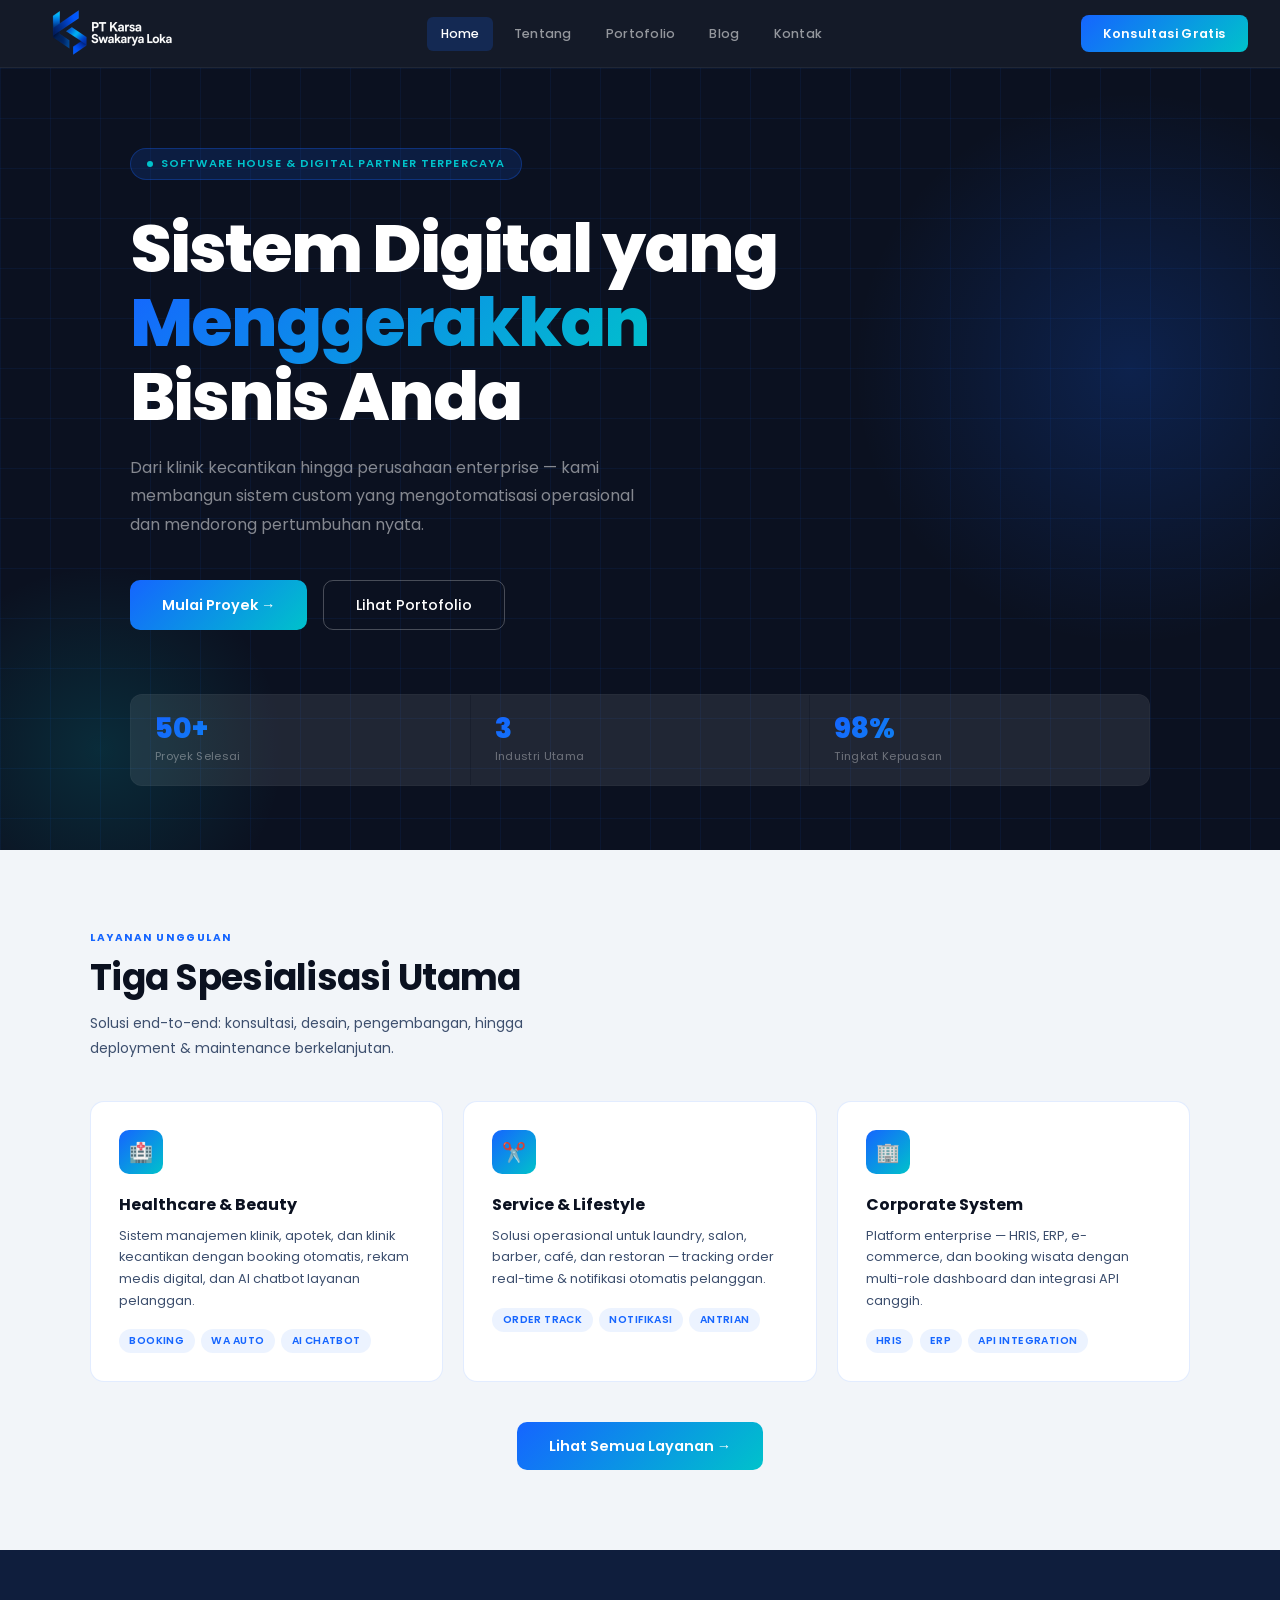
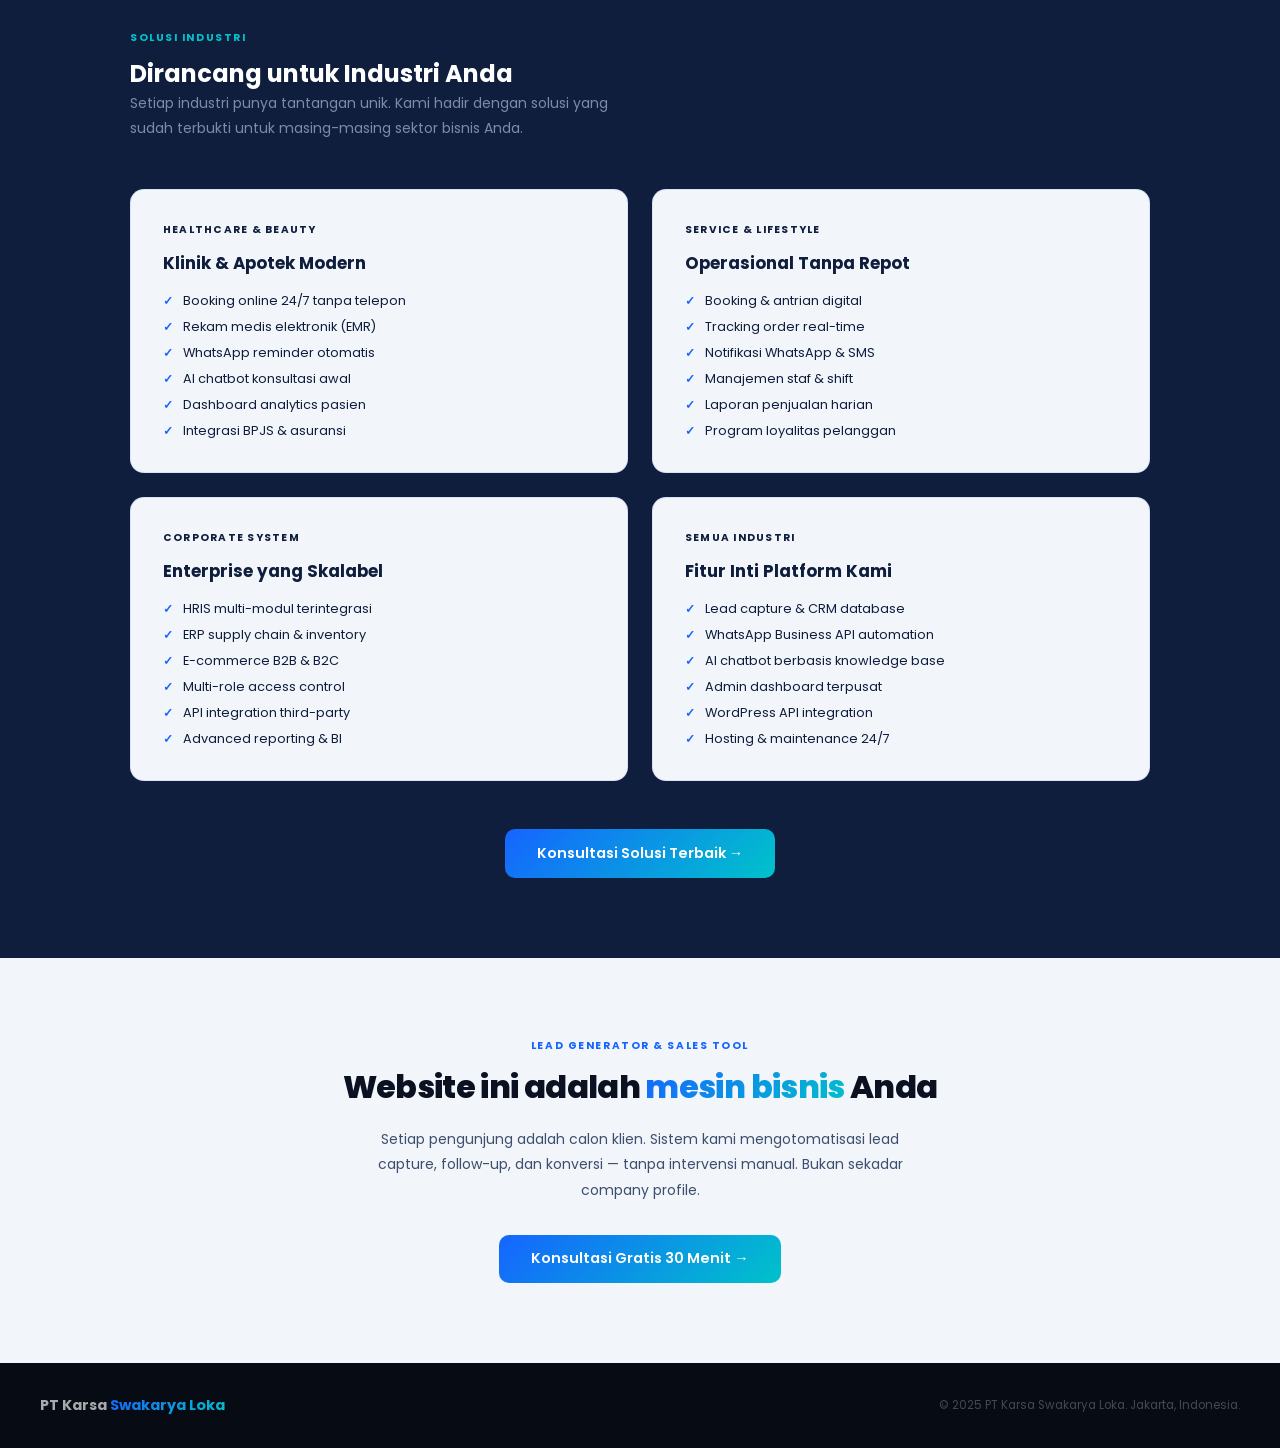
<file: index.html>
<!DOCTYPE html>
<html lang="id">

<head>
  <meta charset="UTF-8">
  <meta name="viewport" content="width=device-width, initial-scale=1.0">
  <title>PT Karsa Swakarya Loka - Solusi Digital, Karya untuk Negeri</title>
  <meta name="description"
    content="PT Karsa Swakarya Loka - Software house Indonesia spesialis sistem klinik, operasional bisnis, dan corporate system. Konsultasi gratis!">
  <link href="https://fonts.googleapis.com/css2?family=Poppins:wght@300;400;500;600;700;800;900&display=swap"
    rel="stylesheet">
  <link rel="stylesheet" href="style.css">
  <style>

  </style>
</head>

<body>

  <!-- ═══ NAVIGATION ═══ -->
  <nav>
    <div class="nav-logo" onclick="showPage('home')">
      <img src="img/logo_karsa.png" alt="Icon PT Karsa Swakarya Loka">
      <!-- <div class="nav-logo-icon">
        <img src="img/icon_karsa.png" alt="Icon PT Karsa Swakarya Loka">
      </div>
      <div class="nav-logo-icon">
        <svg viewBox="0 0 100 100" xmlns="http://www.w3.org/2000/svg">
        <polygon points="15,10 15,50 52,28"/>
        <polygon points="15,50 15,90 52,68" opacity="0.75"/>
        <polygon points="52,28 85,48 52,68" opacity="0.9"/>
        <polygon points="52,68 85,48 85,72" opacity="0.55"/>
      </svg>
      </div>
      <div class="nav-logo-text">
        <span class="brand">PT Karsa Swakarya Loka</span>
        <span class="tagline">Solusi Digital, Karya untuk Negeri</span>
      </div>  -->
    </div>
    <ul class="nav-links">
      <li><a id="nav-home" class="active" onclick="showPage('home')">Home</a></li>
      <li><a id="nav-about" onclick="showPage('about')">Tentang</a></li>
      <!-- <li><a id="nav-services" onclick="showPage('services')">Layanan</a></li> -->
      <!-- <li><a id="nav-solutions" onclick="showPage('solutions')">Solusi</a></li> -->
      <li><a id="nav-portfolio" onclick="showPage('portfolio')">Portofolio</a></li>
      <li><a id="nav-blog" onclick="showPage('blog')">Blog</a></li>
      <li><a id="nav-contact" onclick="showPage('contact')">Kontak</a></li>
    </ul>
    <button class="nav-cta" onclick="showPage('contact')">Konsultasi Gratis</button>
    <button class="hamburger" onclick="toggleMenu()" id="hambtn" aria-label="Menu">
      <span></span><span></span><span></span>
    </button>
  </nav>
  <div class="mobile-menu" id="mob-menu">
    <a onclick="showPage('home');toggleMenu()">Home</a>
    <a onclick="showPage('about');toggleMenu()">Tentang Kami</a>
    <a onclick="showPage('services');toggleMenu()">Layanan</a>
    <a onclick="showPage('solutions');toggleMenu()">Solusi Industri</a>
    <a onclick="showPage('portfolio');toggleMenu()">Portofolio</a>
    <a onclick="showPage('blog');toggleMenu()">Blog</a>
    <a onclick="showPage('contact');toggleMenu()">Kontak</a>
  </div>

  <!-- ═══════════════════════════════════════════════════════
     PAGE: HOME
═══════════════════════════════════════════════════════ -->
  <div id="home" class="page active">
    <section id="home-hero">
      <div class="hero-bg-grid"></div>
      <div class="hero-glow1"></div>
      <div class="hero-glow2"></div>
      <div class="hero-inner">
        <div class="hero-badge"><span class="hero-badge-dot"></span>Software House &amp; Digital Partner Terpercaya
        </div>
        <h1 class="hero-title">Sistem Digital yang<br><span class="grad-text">Menggerakkan</span><br>Bisnis Anda</h1>
        <p class="hero-sub">Dari klinik kecantikan hingga perusahaan enterprise — kami membangun sistem custom yang
          mengotomatisasi operasional dan mendorong pertumbuhan nyata.</p>
        <div class="hero-actions">
          <button class="btn-grad" onclick="showPage('contact')">Mulai Proyek →</button>
          <button class="btn-ghost" onclick="showPage('portfolio')">Lihat Portofolio</button>
        </div>
        <div class="hero-stats">
          <div class="hstat">
            <div class="hstat-num">50+</div>
            <div class="hstat-label">Proyek Selesai</div>
          </div>
          <div class="hstat">
            <div class="hstat-num">3</div>
            <div class="hstat-label">Industri Utama</div>
          </div>
          <div class="hstat">
            <div class="hstat-num">98%</div>
            <div class="hstat-label">Tingkat Kepuasan</div>
          </div>
        </div>
      </div>
    </section>

    <div class="home-services">
      <div class="inner">
        <div class="sec-label">Layanan Unggulan</div>
        <h2 class="sec-title">Tiga Spesialisasi Utama</h2>
        <p class="sec-sub">Solusi end-to-end: konsultasi, desain, pengembangan, hingga deployment &amp; maintenance
          berkelanjutan.</p>
        <div class="cards3">
          <div class="scard">
            <div class="scard-icon">🏥</div>
            <div class="scard-title">Healthcare &amp; Beauty</div>
            <div class="scard-desc">Sistem manajemen klinik, apotek, dan klinik kecantikan dengan booking otomatis,
              rekam medis digital, dan AI chatbot layanan pelanggan.</div>
            <div class="scard-tags"><span class="chip">Booking</span><span class="chip">WA Auto</span><span
                class="chip">AI Chatbot</span></div>
          </div>
          <div class="scard">
            <div class="scard-icon">✂️</div>
            <div class="scard-title">Service &amp; Lifestyle</div>
            <div class="scard-desc">Solusi operasional untuk laundry, salon, barber, café, dan restoran — tracking order
              real-time &amp; notifikasi otomatis pelanggan.</div>
            <div class="scard-tags"><span class="chip">Order Track</span><span class="chip">Notifikasi</span><span
                class="chip">Antrian</span></div>
          </div>
          <div class="scard">
            <div class="scard-icon">🏢</div>
            <div class="scard-title">Corporate System</div>
            <div class="scard-desc">Platform enterprise — HRIS, ERP, e-commerce, dan booking wisata dengan multi-role
              dashboard dan integrasi API canggih.</div>
            <div class="scard-tags"><span class="chip">HRIS</span><span class="chip">ERP</span><span class="chip">API
                Integration</span></div>
          </div>
        </div>
        <div style="text-align:center;margin-top:2.5rem">
          <button class="btn-grad" onclick="showPage('services')">Lihat Semua Layanan →</button>
        </div>
      </div>
    </div>

    <div id="solutions">
      <div class="sol-wrap">
        <div class="sec-label" style="color:var(--cyan);">Solusi Industri</div>
        <h2 style="color:var(--white)" ;>Dirancang untuk Industri Anda</h2>
        <p class=" sec-sub" style="color:var(--text3)" ;>Setiap industri punya tantangan unik. Kami hadir dengan solusi
          yang sudah terbukti untuk
          masing-masing sektor bisnis Anda.</p>
        <div class="sol-2col">
          <div class="sol-card">
            <div class="sol-ind">Healthcare &amp; Beauty</div>
            <div class="sol-title">Klinik &amp; Apotek Modern</div>
            <ul class="sol-list">
              <li>Booking online 24/7 tanpa telepon</li>
              <li>Rekam medis elektronik (EMR)</li>
              <li>WhatsApp reminder otomatis</li>
              <li>AI chatbot konsultasi awal</li>
              <li>Dashboard analytics pasien</li>
              <li>Integrasi BPJS &amp; asuransi</li>
            </ul>
          </div>
          <div class="sol-card">
            <div class="sol-ind">Service &amp; Lifestyle</div>
            <div class="sol-title">Operasional Tanpa Repot</div>
            <ul class="sol-list">
              <li>Booking &amp; antrian digital</li>
              <li>Tracking order real-time</li>
              <li>Notifikasi WhatsApp &amp; SMS</li>
              <li>Manajemen staf &amp; shift</li>
              <li>Laporan penjualan harian</li>
              <li>Program loyalitas pelanggan</li>
            </ul>
          </div>
          <div class="sol-card">
            <div class="sol-ind">Corporate System</div>
            <div class="sol-title">Enterprise yang Skalabel</div>
            <ul class="sol-list">
              <li>HRIS multi-modul terintegrasi</li>
              <li>ERP supply chain &amp; inventory</li>
              <li>E-commerce B2B &amp; B2C</li>
              <li>Multi-role access control</li>
              <li>API integration third-party</li>
              <li>Advanced reporting &amp; BI</li>
            </ul>
          </div>
          <div class="sol-card">
            <div class="sol-ind">Semua Industri</div>
            <div class="sol-title">Fitur Inti Platform Kami</div>
            <ul class="sol-list">
              <li>Lead capture &amp; CRM database</li>
              <li>WhatsApp Business API automation</li>
              <li>AI chatbot berbasis knowledge base</li>
              <li>Admin dashboard terpusat</li>
              <li>WordPress API integration</li>
              <li>Hosting &amp; maintenance 24/7</li>
            </ul>
          </div>
        </div>
        <div style="text-align:center;margin-top:3rem">
          <button class="btn-grad" onclick="showPage('contact')">Konsultasi Solusi Terbaik →</button>
        </div>
      </div>
    </div>

    <div class="home-cta-banner">
      <div class="sec-label">Lead Generator &amp; Sales Tool</div>
      <h2 style="color:var(--navy);">Website ini adalah <span class=" grad-text">mesin bisnis</span> Anda</h2>
      <p style="color:var(--text2);">Setiap pengunjung adalah calon klien. Sistem kami mengotomatisasi lead capture,
        follow-up, dan konversi —
        tanpa
        intervensi manual. Bukan sekadar company profile.</p>
      <button class="btn-grad" onclick="showPage('contact')">Konsultasi Gratis 30 Menit →</button>
    </div>
  </div>

  <!-- ═══════════════════════════════════════════════════════
     PAGE: ABOUT
═══════════════════════════════════════════════════════ -->
  <div id="about" class="page">
    <div class="about-wrap">
      <div class="sec-label">Tentang Kami</div>
      <h2 class="sec-title">PT Karsa Swakarya Loka</h2>
      <p class="sec-sub">Software house Indonesia dengan misi membangun sistem digital yang memberi dampak nyata bagi
        bisnis dan masyarakat.</p>

      <div class="about-grid">
        <!-- LEFT: Brand Visual -->
        <div>
          <div class="about-logo-wrap">
            <div class="about-brand-icon">
              <svg viewBox="0 0 100 100" xmlns="http://www.w3.org/2000/svg" fill="white">
                <polygon points="15,10 15,50 52,28" />
                <polygon points="15,50 15,90 52,68" opacity="0.75" />
                <polygon points="52,28 85,48 52,68" opacity="0.9" />
                <polygon points="52,68 85,48 85,72" opacity="0.55" />
              </svg>
            </div>
            <div class="about-brand-name">PT Karsa Swakarya Loka</div>
            <div class="about-brand-sub">Solusi Digital, Karya untuk Negeri</div>
            <div class="about-makna">
              <div class="makna-row"><span class="makna-word">Karsa</span><span class="makna-def">Kemauan, niat, tekad
                  yang kuat untuk berkarya</span></div>
              <div class="makna-row"><span class="makna-word">Swakarya</span><span class="makna-def">Bekerja dengan
                  usaha sendiri, berkarya mandiri</span></div>
              <div class="makna-row"><span class="makna-word">Loka</span><span class="makna-def">Dunia, alam semesta,
                  tempat berkarya</span></div>
            </div>
          </div>

          <div style="margin-top:2rem">
            <div
              style="font-size:0.65rem;font-weight:700;letter-spacing:0.1em;text-transform:uppercase;color:var(--text3);margin-bottom:0.75rem">
              Palet Warna Brand</div>
            <div class="color-row">
              <div class="color-swatch">
                <div class="swatch-box" style="background:#0B1120"></div><span class="swatch-label">#0B1120</span>
              </div>
              <div class="color-swatch">
                <div class="swatch-box" style="background:#0F1E3D"></div><span class="swatch-label">#0F1E3D</span>
              </div>
              <div class="color-swatch">
                <div class="swatch-box" style="background:#1565FF"></div><span class="swatch-label">#1565FF</span>
              </div>
              <div class="color-swatch">
                <div class="swatch-box" style="background:#00C2CB"></div><span class="swatch-label">#00C2CB</span>
              </div>
              <div class="color-swatch">
                <div class="swatch-box" style="background:#F2F5F9;border:1px solid #ddd"></div><span
                  class="swatch-label">#F2F5F9</span>
              </div>
            </div>
            <div
              style="font-size:0.65rem;font-weight:700;letter-spacing:0.1em;text-transform:uppercase;color:var(--text3);margin:0.75rem 0 0.4rem">
              Tipografi Resmi</div>
            <div style="font-family:'Poppins',sans-serif;font-size:1.5rem;font-weight:700;color:var(--navy)">Poppins
            </div>
            <div style="font-size:0.75rem;color:var(--text3);margin-top:0.2rem">
              ABCDEFGHIJKLMNOPQRSTUVWXYZ<br>abcdefghijklmnopqrstuvwxyz 0123456789</div>
          </div>

          <div
            style="background:var(--navy);border-radius:14px;padding:1.5rem;margin-top:1.75rem;display:flex;justify-content:space-between;align-items:center;flex-wrap:wrap;gap:1rem">
            <div>
              <div
                style="font-size:0.65rem;font-weight:700;letter-spacing:0.1em;text-transform:uppercase;color:var(--cyan);margin-bottom:0.4rem">
                Kontak Resmi</div>
              <div style="color:rgba(255,255,255,0.6);font-size:0.83rem">🌐 www.karsaswakaryaloka.id</div>
              <div style="color:rgba(255,255,255,0.6);font-size:0.83rem;margin-top:0.2rem">📷 @karsaloka.digital</div>
            </div>
            <button class="btn-grad" onclick="showPage('contact')"
              style="font-size:0.82rem;padding:0.65rem 1.4rem">Hubungi →</button>
          </div>
        </div>

        <!-- RIGHT: Text Content -->
        <div class="about-text">
          <p>PT Karsa Swakarya Loka adalah software house dan digital partner yang berfokus pada pengembangan sistem
            custom untuk bisnis Indonesia. Dengan semangat <em>"karsa"</em> — niat dan tekad kuat — kami hadir untuk
            mewujudkan transformasi digital yang bermakna.</p>
          <div class="about-quote">"Dengan niat yang baik dan usaha mandiri, kita berkarya untuk memberi manfaat bagi
            dunia."</div>
          <p>Setiap sistem yang kami bangun bukan sekadar software — melainkan <strong>mesin pertumbuhan</strong> yang
            bekerja keras untuk bisnis Anda, 24 jam sehari, 7 hari seminggu. Website ini difokuskan sebagai lead
            generator dan sales tool, bukan sekadar company profile.</p>

          <h3 style="font-size:0.875rem;font-weight:700;color:var(--navy);margin:1.5rem 0 0.75rem">04. Nilai
            Perusahaan
          </h3>
          <div class="nilai-grid">
            <div class="nilai-card">
              <div class="nilai-icon">🚀</div>
              <div class="nilai-title">Inovatif</div>
              <div class="nilai-desc">Selalu mengembangkan solusi digital yang modern dan relevan dengan perkembangan
                teknologi.</div>
            </div>
            <div class="nilai-card">
              <div class="nilai-icon">🤝</div>
              <div class="nilai-title">Mandiri &amp; Profesional</div>
              <div class="nilai-desc">Bekerja dengan integritas, bertanggung jawab, dan berorientasi pada hasil nyata.
              </div>
            </div>
            <div class="nilai-card">
              <div class="nilai-icon">💙</div>
              <div class="nilai-title">Bermanfaat</div>
              <div class="nilai-desc">Memberi dampak positif dan nilai tambah bagi klien, tim, dan masyarakat luas.
              </div>
            </div>
            <div class="nilai-card">
              <div class="nilai-icon">🌱</div>
              <div class="nilai-title">Berkelanjutan</div>
              <div class="nilai-desc">Berkarya untuk pertumbuhan jangka panjang dan kemajuan bersama.</div>
            </div>
          </div>

          <h3 style="font-size:0.875rem;font-weight:700;color:var(--navy);margin:1.75rem 0 0.75rem">04. Layanan Kami
          </h3>
          <div class="layanan-banner">
            <div class="layanan-item">
              <div class="layanan-icon">🌐</div>
              <div class="layanan-text">Pengembangan Website &amp; Aplikasi</div>
            </div>
            <div class="layanan-item">
              <div class="layanan-icon">📊</div>
              <div class="layanan-text">Sistem Informasi &amp; Dashboard</div>
            </div>
            <div class="layanan-item">
              <div class="layanan-icon">🤖</div>
              <div class="layanan-text">AI Chatbot &amp; Automasi</div>
            </div>
            <div class="layanan-item">
              <div class="layanan-icon">🔗</div>
              <div class="layanan-text">Integrasi &amp; Konsultasi Digital</div>
            </div>
          </div>

          <h3 style="font-size:0.875rem;font-weight:700;color:var(--navy);margin:1.75rem 0 0.75rem">12. Tone &amp;
            Feel
          </h3>
          <div class="tone-strip">
            <div class="tone-card">
              <div class="tone-icon">💎</div>
              <div class="tone-title">Modern</div>
              <div class="tone-desc">Desain clean, tegas, mengikuti perkembangan teknologi</div>
            </div>
            <div class="tone-card">
              <div class="tone-icon">🛡️</div>
              <div class="tone-title">Profesional</div>
              <div class="tone-desc">Mencerminkan kredibilitas, kepercayaan, kualitas layanan</div>
            </div>
            <div class="tone-card">
              <div class="tone-icon">⚡</div>
              <div class="tone-title">Inovatif</div>
              <div class="tone-desc">Selalu berinovasi memberikan solusi terbaik bagi klien</div>
            </div>
            <div class="tone-card">
              <div class="tone-icon">🌿</div>
              <div class="tone-title">Terpercaya</div>
              <div class="tone-desc">Membangun hubungan jangka panjang berdasarkan integritas</div>
            </div>
          </div>
        </div>
      </div>
    </div>
  </div>

  <!-- ═══════════════════════════════════════════════════════
     PAGE: SERVICES
═══════════════════════════════════════════════════════ -->
  <div id="services" class="page" style="background:var(--gray)">
    <div class="services-wrap">
      <div class="sec-label">Layanan Kami</div>
      <h2 class="sec-title">Tiga Spesialisasi Utama</h2>
      <p class="sec-sub">Solusi end-to-end dari konsultasi, desain, pengembangan, hingga deployment dan maintenance
        berkelanjutan.</p>
      <div class="sfgrid">
        <div class="sfcard">
          <div class="sfcard-header">
            <div class="sfcard-num">01</div>
            <div class="sfcard-icon">🏥</div>
            <div class="sfcard-title">Healthcare &amp; Beauty</div>
          </div>
          <div class="sfcard-body">
            <div class="sfcard-desc">Sistem manajemen klinik, apotek, dan klinik kecantikan. Fokus pada manajemen
              pasien, konsultasi digital, dan automasi komunikasi 24/7.</div>
            <ul class="sfcard-features">
              <li>Booking online 24/7 tanpa operator</li>
              <li>Rekam medis elektronik (EMR)</li>
              <li>WhatsApp reminder &amp; follow-up otomatis</li>
              <li>AI chatbot konsultasi awal</li>
              <li>Dashboard analytics pasien</li>
              <li>Integrasi BPJS &amp; asuransi</li>
            </ul>
            <div class="sfcard-tags"><span class="chip">Booking System</span><span class="chip">WA
                Automation</span><span class="chip">AI Chatbot</span><span class="chip">Dashboard Pasien</span></div>
          </div>
        </div>
        <div class="sfcard">
          <div class="sfcard-header">
            <div class="sfcard-num">02</div>
            <div class="sfcard-icon">✂️</div>
            <div class="sfcard-title">Service &amp; Lifestyle</div>
          </div>
          <div class="sfcard-body">
            <div class="sfcard-desc">Laundry, salon, barber, café, dan restoran. Fokus pada efisiensi operasional dan
              pengalaman pelanggan yang seamless.</div>
            <ul class="sfcard-features">
              <li>Booking &amp; antrian digital</li>
              <li>Order tracking real-time</li>
              <li>Notifikasi WhatsApp &amp; SMS otomatis</li>
              <li>Manajemen staf &amp; jadwal shift</li>
              <li>Laporan penjualan harian</li>
              <li>Program loyalitas pelanggan</li>
            </ul>
            <div class="sfcard-tags"><span class="chip">Order Tracking</span><span class="chip">Notifikasi
                Auto</span><span class="chip">Manajemen Antrian</span></div>
          </div>
        </div>
        <div class="sfcard">
          <div class="sfcard-header">
            <div class="sfcard-num">03</div>
            <div class="sfcard-icon">🏢</div>
            <div class="sfcard-title">Corporate System</div>
          </div>
          <div class="sfcard-body">
            <div class="sfcard-desc">HRIS, ERP, e-commerce, dan booking wisata. Fokus pada sistem kompleks dengan
              kebutuhan integrasi dan skalabilitas tinggi.</div>
            <ul class="sfcard-features">
              <li>HRIS multi-modul terintegrasi</li>
              <li>ERP supply chain &amp; inventory</li>
              <li>E-commerce B2B &amp; B2C</li>
              <li>Multi-role access control</li>
              <li>API integration third-party</li>
              <li>Advanced reporting &amp; BI</li>
            </ul>
            <div class="sfcard-tags"><span class="chip">HRIS</span><span class="chip">ERP</span><span class="chip">API
                Integration</span><span class="chip">Multi-role</span></div>
          </div>
        </div>
      </div>

      <div style="margin-top:3.5rem">
        <div class="sec-label">Fitur Inti Platform</div>
        <h3 style="font-size:1.25rem;font-weight:700;color:var(--navy);margin-bottom:1.25rem">Infrastruktur Digital
          Bisnis Anda</h3>
        <div class="fitur-grid">
          <div class="fitur-box">
            <div class="fitur-emoji">📥</div>
            <div class="fitur-label">Lead Capture + CRM Database</div>
          </div>
          <div class="fitur-box">
            <div class="fitur-emoji">💬</div>
            <div class="fitur-label">WhatsApp Business Automation</div>
          </div>
          <div class="fitur-box">
            <div class="fitur-emoji">🤖</div>
            <div class="fitur-label">AI Chatbot Knowledge Base</div>
          </div>
          <div class="fitur-box">
            <div class="fitur-emoji">📊</div>
            <div class="fitur-label">Dashboard Admin Terpusat</div>
          </div>
          <div class="fitur-box">
            <div class="fitur-emoji">🔌</div>
            <div class="fitur-label">WordPress API Integration</div>
          </div>
        </div>
      </div>
      <div style="text-align:center;margin-top:3rem">
        <button class="btn-grad" onclick="showPage('contact')">Diskusi Kebutuhan Anda →</button>
      </div>
    </div>
  </div>

  <!-- ═══════════════════════════════════════════════════════
     PAGE: SOLUTIONS
═══════════════════════════════════════════════════════ -->


  <!-- ═══════════════════════════════════════════════════════
     PAGE: PORTFOLIO
═══════════════════════════════════════════════════════ -->
  <div id="portfolio" class="page" style="background:var(--gray)">
    <div class="port-wrap">
      <div class="sec-label">Portofolio</div>
      <h2 class="sec-title">Proyek Unggulan Kami</h2>
      <p class="sec-sub">50+ proyek selesai di berbagai industri. Setiap sistem dibangun dengan standar tinggi dan
        berorientasi pada hasil bisnis nyata.</p>
      <div class="port-tabs">
        <button class="ptab active" onclick="filterPort('all',this)">Semua</button>
        <button class="ptab" onclick="filterPort('hc',this)">Healthcare</button>
        <button class="ptab" onclick="filterPort('sv',this)">Service</button>
        <button class="ptab" onclick="filterPort('co',this)">Corporate</button>
      </div>
      <div class="port-grid" id="pgrid">
        <div class="pcard" data-cat="hc">
          <div class="pcard-img hc">🏥</div>
          <div class="pcard-body">
            <div class="pcard-cat">Healthcare</div>
            <div class="pcard-title">Klinik Kecantikan Aurora</div>
            <div class="pcard-desc">Sistem manajemen pasien dengan booking online, rekam medis, dan WA automation
              untuk
              follow-up perawatan otomatis.</div>
          </div>
        </div>
        <div class="pcard" data-cat="hc">
          <div class="pcard-img hc">💊</div>
          <div class="pcard-body">
            <div class="pcard-cat">Healthcare</div>
            <div class="pcard-title">Apotek Digital MedPlus</div>
            <div class="pcard-desc">Platform apotek dengan manajemen stok real-time, resep digital, dan integrasi
              pembayaran BPJS.</div>
          </div>
        </div>
        <div class="pcard" data-cat="sv">
          <div class="pcard-img sv">👗</div>
          <div class="pcard-body">
            <div class="pcard-cat">Service &amp; Lifestyle</div>
            <div class="pcard-title">LaundryPro Management</div>
            <div class="pcard-desc">Sistem tracking laundry real-time dengan notifikasi WhatsApp otomatis ke pelanggan
              saat cucian siap diambil.</div>
          </div>
        </div>
        <div class="pcard" data-cat="sv">
          <div class="pcard-img sv">✂️</div>
          <div class="pcard-body">
            <div class="pcard-cat">Service &amp; Lifestyle</div>
            <div class="pcard-title">BarberQ Booking System</div>
            <div class="pcard-desc">Aplikasi booking barber dengan antrian digital, penilaian stylist, dan loyalty
              program pelanggan.</div>
          </div>
        </div>
        <div class="pcard" data-cat="co">
          <div class="pcard-img co">🏢</div>
          <div class="pcard-body">
            <div class="pcard-cat">Corporate System</div>
            <div class="pcard-title">HRIS Enterprise Nusantara</div>
            <div class="pcard-desc">Sistem HR terintegrasi untuk 500+ karyawan: rekrutmen, absensi, payroll, dan
              evaluasi KPI.</div>
          </div>
        </div>
        <div class="pcard" data-cat="co">
          <div class="pcard-img co">🗺️</div>
          <div class="pcard-body">
            <div class="pcard-cat">Corporate System</div>
            <div class="pcard-title">WisataNow Booking Platform</div>
            <div class="pcard-desc">Platform booking wisata multi-vendor dengan payment gateway dan sistem komisi agen
              otomatis.</div>
          </div>
        </div>
      </div>
      <div style="text-align:center;margin-top:3rem">
        <button class="btn-grad" onclick="showPage('contact')">Diskusikan Proyek Anda →</button>
      </div>
    </div>
  </div>

  <!-- ═══════════════════════════════════════════════════════
     PAGE: BLOG
═══════════════════════════════════════════════════════ -->
  <div id="blog" class="page">
    <div class="blog-wrap">
      <div style="display:flex;justify-content:space-between;align-items:flex-end;flex-wrap:wrap;gap:1rem">
        <div>
          <div class="sec-label">Blog &amp; Artikel</div>
          <h2 class="sec-title">Insight &amp; Tips Digital Bisnis</h2>
          <p class="sec-sub">Berbagi pengetahuan tentang transformasi digital, teknologi terkini, dan strategi bisnis
            untuk entrepreneur Indonesia.</p>
        </div>
      </div>
      <div class="blog-grid">
        <div class="bcard">
          <div class="bcard-thumb t1">📱</div>
          <div class="bcard-body">
            <div class="bcard-meta">Healthcare • 5 min baca</div>
            <div class="bcard-title">Cara Otomatisasi Booking Klinik dengan WhatsApp API</div>
            <div class="bcard-excerpt">Panduan lengkap mengintegrasikan WhatsApp Business API untuk sistem booking
              klinik yang bekerja 24/7 tanpa operator.</div>
          </div>
        </div>
        <div class="bcard">
          <div class="bcard-thumb t2">📊</div>
          <div class="bcard-body">
            <div class="bcard-meta">Corporate • 8 min baca</div>
            <div class="bcard-title">HRIS vs Spreadsheet: Kapan Harus Upgrade Sistem HR?</div>
            <div class="bcard-excerpt">Tanda-tanda bisnis Anda sudah outgrow spreadsheet dan saatnya berinvestasi pada
              sistem HRIS yang proper.</div>
          </div>
        </div>
        <div class="bcard">
          <div class="bcard-thumb t3">🤖</div>
          <div class="bcard-body">
            <div class="bcard-meta">Teknologi • 6 min baca</div>
            <div class="bcard-title">AI Chatbot untuk Bisnis: Bukan Lagi Teknologi Mahal</div>
            <div class="bcard-excerpt">Bagaimana UMKM dan klinik kecil bisa memanfaatkan AI chatbot untuk meningkatkan
              konversi tanpa biaya besar.</div>
          </div>
        </div>
        <div class="bcard">
          <div class="bcard-thumb t1">🚀</div>
          <div class="bcard-body">
            <div class="bcard-meta">Bisnis • 7 min baca</div>
            <div class="bcard-title">5 Fitur Wajib Website Lead Generator untuk Bisnis Jasa</div>
            <div class="bcard-excerpt">Website bukan sekadar etalase. Pelajari 5 fitur yang mengubah pengunjung
              menjadi
              klien potensial secara otomatis.</div>
          </div>
        </div>
        <div class="bcard">
          <div class="bcard-thumb t2">🛒</div>
          <div class="bcard-body">
            <div class="bcard-meta">E-commerce • 6 min baca</div>
            <div class="bcard-title">B2B vs B2C E-commerce: Mana yang Tepat untuk Bisnis Anda?</div>
            <div class="bcard-excerpt">Perbandingan mendalam dua model e-commerce — fitur, biaya, dan strategi untuk
              masing-masing segmen.</div>
          </div>
        </div>
        <div class="bcard">
          <div class="bcard-thumb t3">💬</div>
          <div class="bcard-body">
            <div class="bcard-meta">Automasi • 5 min baca</div>
            <div class="bcard-title">WhatsApp Business API: Panduan Lengkap untuk UMKM</div>
            <div class="bcard-excerpt">Dari pendaftaran hingga implementasi — semua yang perlu Anda ketahui tentang WA
              Business API untuk bisnis kecil.</div>
          </div>
        </div>
      </div>
    </div>
  </div>

  <!-- ═══════════════════════════════════════════════════════
     PAGE: CONTACT
═══════════════════════════════════════════════════════ -->
  <div id="contact" class="page">
    <div class="contact-wrap">
      <div class="sec-label" style="color:var(--cyan)">Hubungi Kami</div>
      <h2 class="sec-title" style="color:white">Siap Memulai Proyek Anda?</h2>
      <div class="contact-grid">
        <div>
          <div class="contact-info-title">Konsultasi Gratis<br>30 Menit</div>
          <div class="contact-info-sub">Ceritakan kebutuhan bisnis Anda dan kami akan merekomendasikan solusi terbaik
            —
            tanpa komitmen apapun. Tim kami siap membantu Anda.</div>
          <div class="cinfo-list">
            <div class="cinfo-item">
              <div class="cinfo-icon">🌐</div>
              <div class="cinfo-text"><a href="https://www.karsaswakaryaloka.id"
                  target="_blank">www.karsaswakaryaloka.id</a></div>
            </div>
            <div class="cinfo-item">
              <div class="cinfo-icon">📧</div>
              <div class="cinfo-text">info@karsaswakaryaloka.id</div>
            </div>
            <div class="cinfo-item">
              <div class="cinfo-icon">📱</div>
              <div class="cinfo-text">WhatsApp: +62 859-2980-3598</div>
            </div>
            <div class="cinfo-item">
              <div class="cinfo-icon">📍</div>
              <div class="cinfo-text">Jakarta, Indonesia</div>
            </div>
            <div class="cinfo-item">
              <div class="cinfo-icon">⏰</div>
              <div class="cinfo-text">Senin – Jumat, 09.00 – 18.00 WIB</div>
            </div>
          </div>
          <div class="social-row">
            <a class="social-btn" href="https://instagram.com/karsaloka.digital" target="_blank">📷
              @karsaloka.digital</a>
            <a class="social-btn" href="https://www.karsaswakaryaloka.id" target="_blank">🌐 Website</a>
          </div>
          <!-- <div class="invest-box">
            <div class="invest-label">Range Investasi Proyek</div>
            <div class="invest-num">Rp 20 – 80 Juta</div>
            <div class="invest-sub">Sesuai kebutuhan &amp; kompleksitas sistem</div>
          </div> -->
        </div>
        <div>
          <div class="cform">
            <div class="fgrp"><label class="flabel">Nama Lengkap</label><input class="finput" type="text"
                placeholder="Nama Anda" id="f-name"></div>
            <div class="frow2">
              <div class="fgrp"><label class="flabel">Email</label><input class="finput" type="email"
                  placeholder="email@bisnis.com" id="f-email"></div>
              <div class="fgrp"><label class="flabel">WhatsApp</label><input class="finput" type="tel"
                  placeholder="+62 8xx" id="f-wa"></div>
            </div>
            <div class="fgrp">
              <label class="flabel">Jenis Bisnis</label>
              <select class="fselect" id="f-biz">
                <option value="">Pilih industri Anda</option>
                <option>Klinik / Apotek / Healthcare</option>
                <option>Salon / Barber / Laundry</option>
                <option>Café / Restoran</option>
                <option>Perusahaan (HRIS / ERP)</option>
                <option>E-commerce / Marketplace</option>
                <option>Lainnya</option>
              </select>
            </div>
            <div class="fgrp">
              <label class="flabel">Perkiraan Budget</label>
              <select class="fselect" id="f-budget">
                <option value="">Pilih range budget</option>
                <option>Rp 20 – 35 Juta</option>
                <option>Rp 35 – 60 Juta</option>
                <option>Rp 60 – 80 Juta</option>
                <option>Di atas Rp 80 Juta</option>
              </select>
            </div>
            <div class="fgrp"><label class="flabel">Ceritakan Kebutuhan Anda</label><textarea class="ftextarea"
                placeholder="Fitur apa yang Anda butuhkan? Apa masalah operasional yang ingin diselesaikan?"
                id="f-msg"></textarea></div>
            <button class="submit-btn" id="ssbtn" onclick="handleSubmit()">Kirim &amp; Jadwalkan Konsultasi →</button>
          </div>
        </div>
      </div>
    </div>
  </div>

  <!-- ═══ FOOTER ═══ -->
  <footer>
    <div class="foot-brand">PT Karsa <span>Swakarya Loka</span></div>
    <!-- <div class="foot-links">
      <a onclick="showPage('home')">Home</a>
      <a onclick="showPage('about')">Tentang</a>
      <a onclick="showPage('services')">Layanan</a>
      <a onclick="showPage('portfolio')">Portofolio</a>
      <a onclick="showPage('contact')">Kontak</a>
    </div> -->
    <div style="color:rgba(255,255,255,0.25);font-size:0.73rem">© 2025 PT Karsa Swakarya Loka. Jakarta, Indonesia.
    </div>
  </footer>

  <script>
    function showPage(id) {
      document.querySelectorAll('.page').forEach(p => p.classList.remove('active'));
      const target = document.getElementById(id);
      if (target) target.classList.add('active');
      document.querySelectorAll('.nav-links a').forEach(a => a.classList.remove('active'));
      const navEl = document.getElementById('nav-' + id);
      if (navEl) navEl.classList.add('active');
      window.scrollTo({ top: 0, behavior: 'smooth' });
    }

    function filterPort(cat, btn) {
      document.querySelectorAll('.ptab').forEach(t => t.classList.remove('active'));
      btn.classList.add('active');
      document.querySelectorAll('.pcard').forEach(c => {
        c.style.display = (cat === 'all' || c.dataset.cat === cat) ? '' : 'none';
      });
    }

    function toggleMenu() {
      const menu = document.getElementById('mob-menu');
      menu.classList.toggle('open');
    }

    function handleSubmit() {
      const name = document.getElementById('f-name').value.trim();
      const email = document.getElementById('f-email').value.trim();
      if (!name || !email) {
        alert('Mohon isi nama dan email terlebih dahulu.');
        return;
      }
      const btn = document.getElementById('ssbtn');
      btn.textContent = '✓ Pesan terkirim! Tim kami akan menghubungi Anda dalam 24 jam.';
      btn.style.background = 'linear-gradient(135deg,#0f6e56,#00C2CB)';
      btn.disabled = true;
    }

    // Close mobile menu on outside click
    document.addEventListener('click', function (e) {
      const menu = document.getElementById('mob-menu');
      const hambtn = document.getElementById('hambtn');
      if (menu.classList.contains('open') && !menu.contains(e.target) && !hambtn.contains(e.target)) {
        menu.classList.remove('open');
      }
    });
  </script>
</body>

</html>
</file>
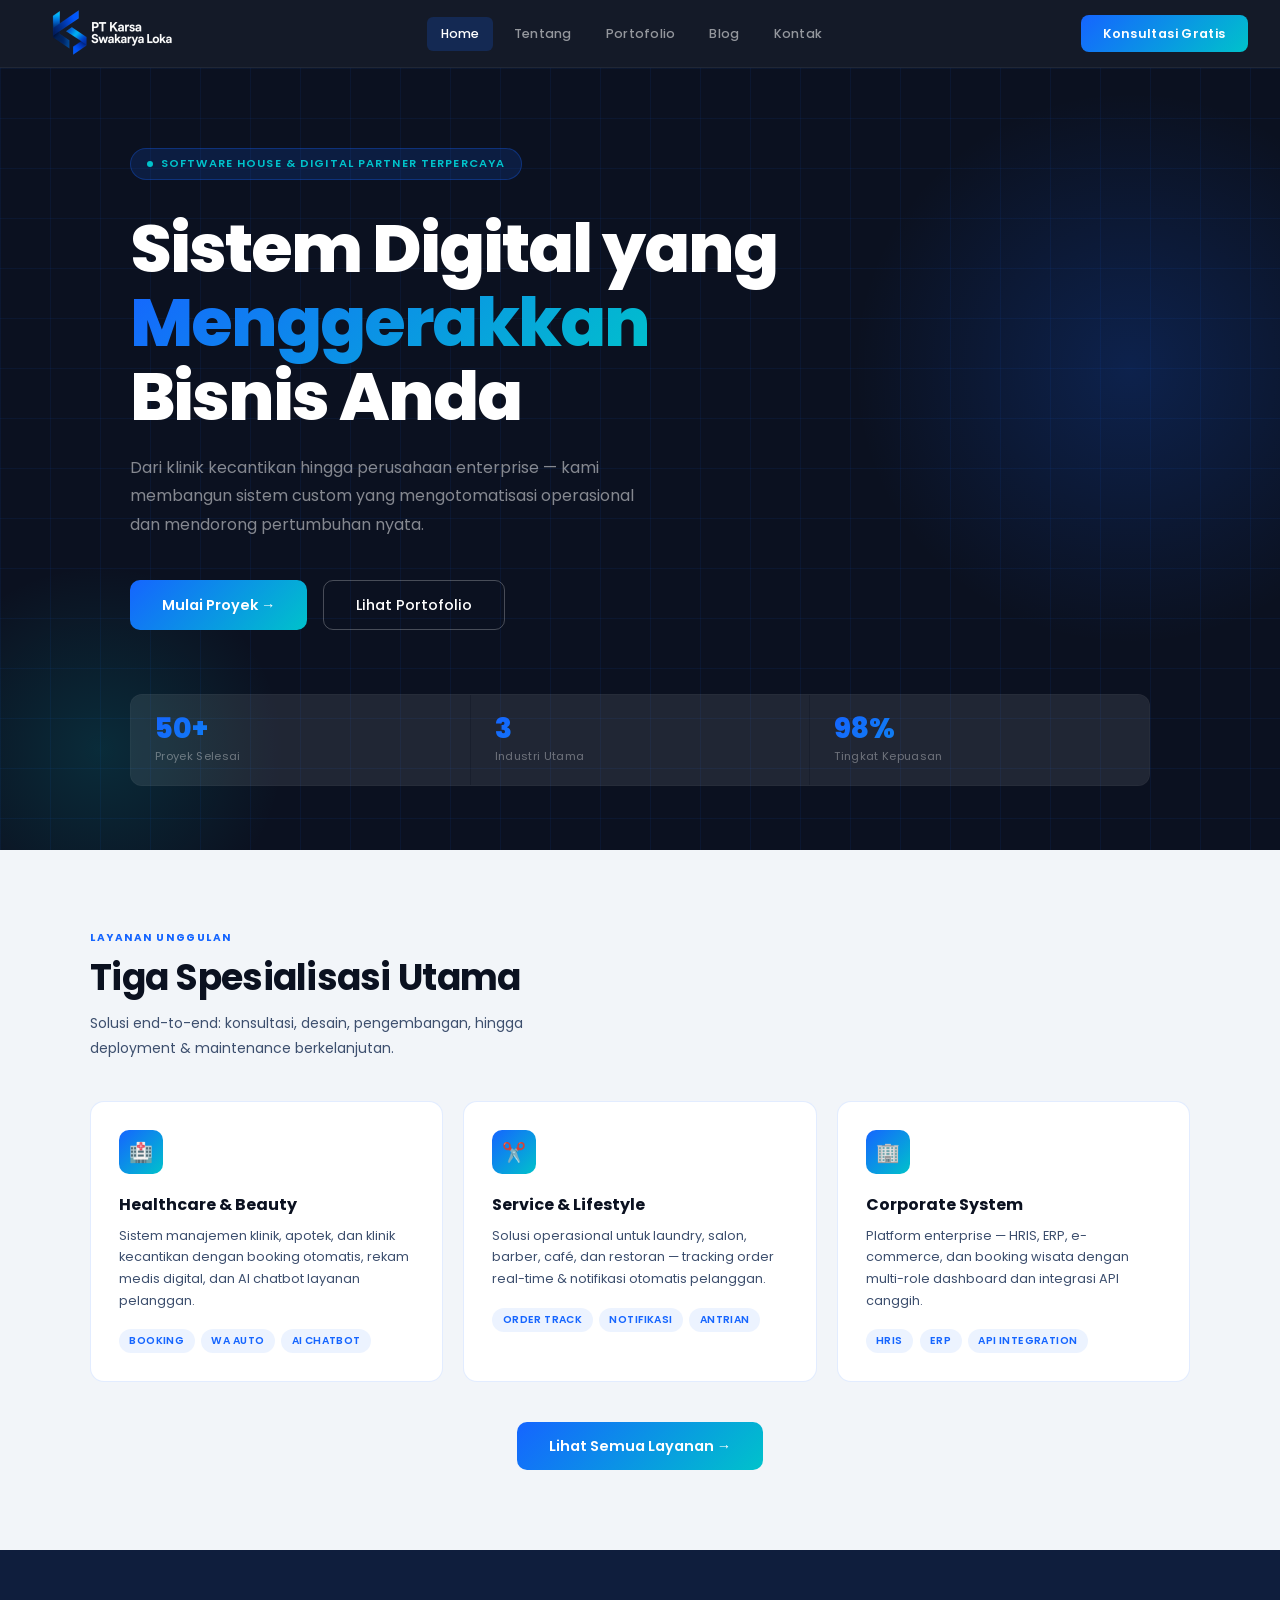
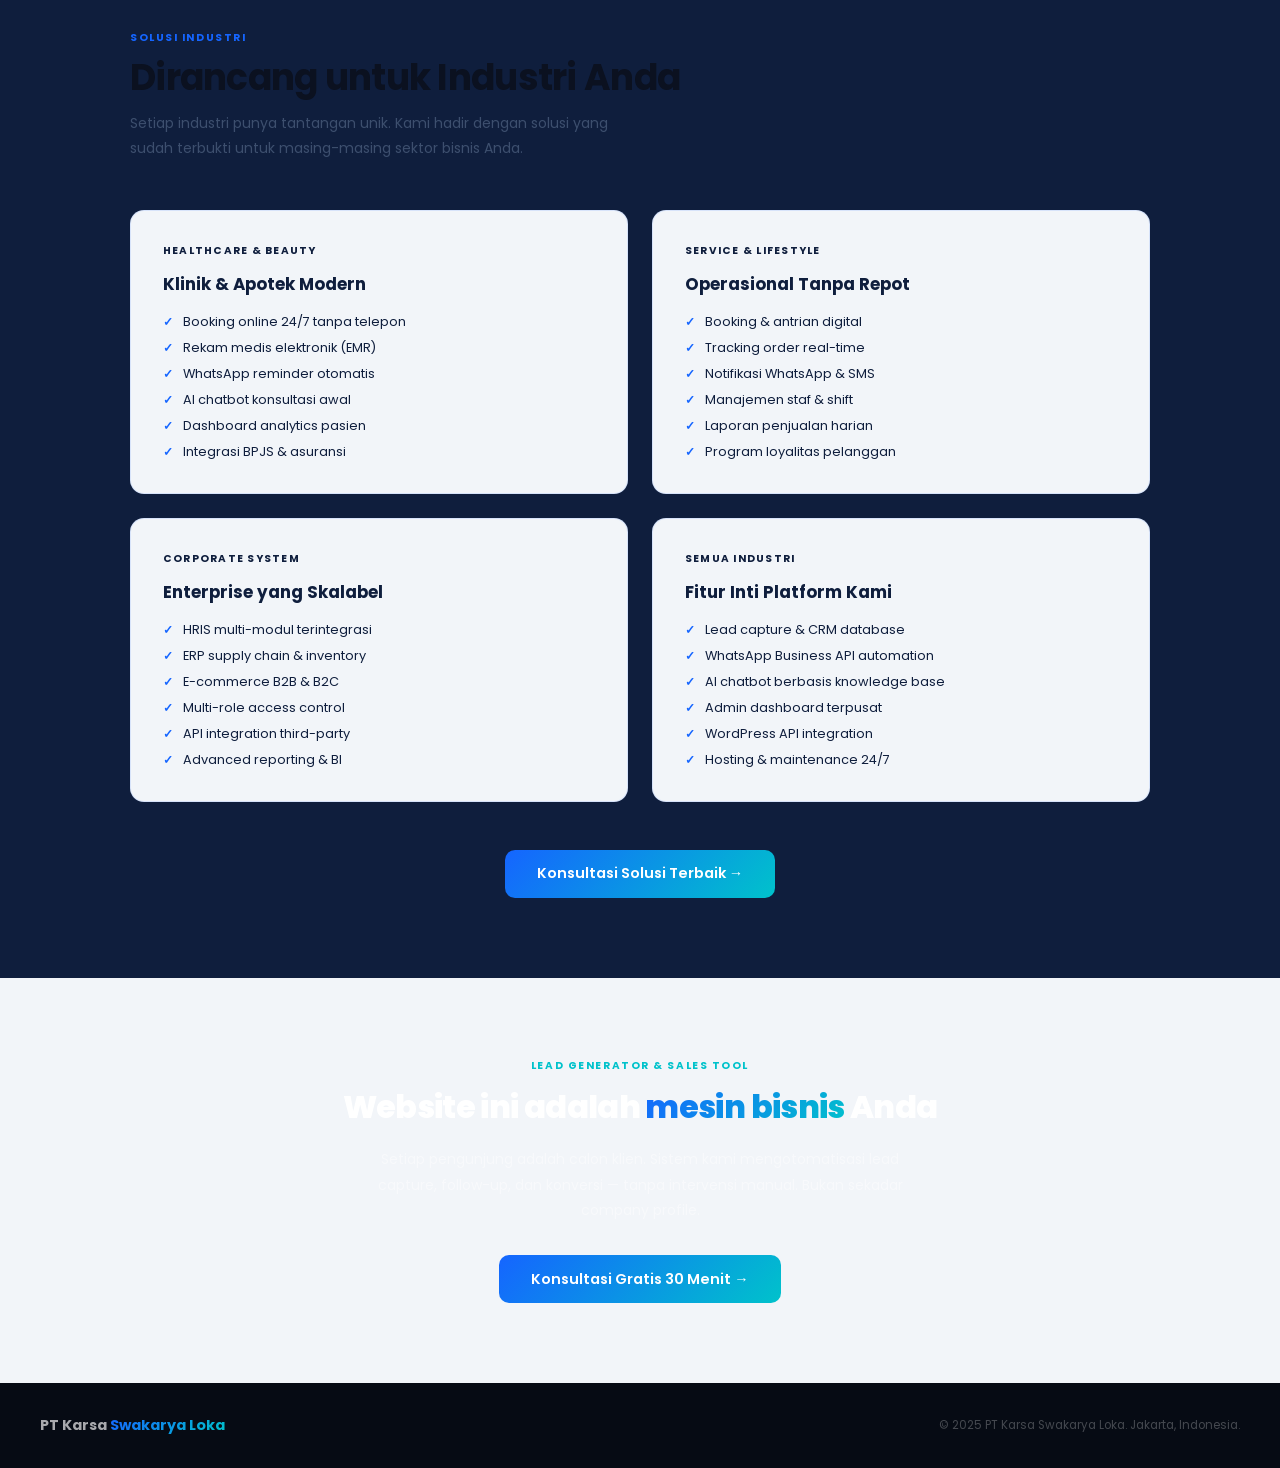
<file: PT_karsa_swakarya_loka.html>
<!DOCTYPE html>
<html lang="id">

<head>
  <meta charset="UTF-8">
  <meta name="viewport" content="width=device-width, initial-scale=1.0">
  <title>PT Karsa Swakarya Loka - Solusi Digital, Karya untuk Negeri</title>
  <meta name="description"
    content="PT Karsa Swakarya Loka - Software house Indonesia spesialis sistem klinik, operasional bisnis, dan corporate system. Konsultasi gratis!">
  <link href="https://fonts.googleapis.com/css2?family=Poppins:wght@300;400;500;600;700;800;900&display=swap"
    rel="stylesheet">
  <link rel="stylesheet" href="style.css">
  <style>

  </style>
</head>

<body>

  <!-- ═══ NAVIGATION ═══ -->
  <nav>
    <div class="nav-logo" onclick="showPage('home')">
      <img src="img/logo_karsa.png" alt="Icon PT Karsa Swakarya Loka">
      <!-- <div class="nav-logo-icon">
        <img src="img/icon_karsa.png" alt="Icon PT Karsa Swakarya Loka">
      </div>
      <div class="nav-logo-icon">
        <svg viewBox="0 0 100 100" xmlns="http://www.w3.org/2000/svg">
        <polygon points="15,10 15,50 52,28"/>
        <polygon points="15,50 15,90 52,68" opacity="0.75"/>
        <polygon points="52,28 85,48 52,68" opacity="0.9"/>
        <polygon points="52,68 85,48 85,72" opacity="0.55"/>
      </svg>
      </div>
      <div class="nav-logo-text">
        <span class="brand">PT Karsa Swakarya Loka</span>
        <span class="tagline">Solusi Digital, Karya untuk Negeri</span>
      </div>  -->
    </div>
    <ul class="nav-links">
      <li><a id="nav-home" class="active" onclick="showPage('home')">Home</a></li>
      <li><a id="nav-about" onclick="showPage('about')">Tentang</a></li>
      <!-- <li><a id="nav-services" onclick="showPage('services')">Layanan</a></li> -->
      <!-- <li><a id="nav-solutions" onclick="showPage('solutions')">Solusi</a></li> -->
      <li><a id="nav-portfolio" onclick="showPage('portfolio')">Portofolio</a></li>
      <li><a id="nav-blog" onclick="showPage('blog')">Blog</a></li>
      <li><a id="nav-contact" onclick="showPage('contact')">Kontak</a></li>
    </ul>
    <button class="nav-cta" onclick="showPage('contact')">Konsultasi Gratis</button>
    <button class="hamburger" onclick="toggleMenu()" id="hambtn" aria-label="Menu">
      <span></span><span></span><span></span>
    </button>
  </nav>
  <div class="mobile-menu" id="mob-menu">
    <a onclick="showPage('home');toggleMenu()">Home</a>
    <a onclick="showPage('about');toggleMenu()">Tentang Kami</a>
    <a onclick="showPage('services');toggleMenu()">Layanan</a>
    <a onclick="showPage('solutions');toggleMenu()">Solusi Industri</a>
    <a onclick="showPage('portfolio');toggleMenu()">Portofolio</a>
    <a onclick="showPage('blog');toggleMenu()">Blog</a>
    <a onclick="showPage('contact');toggleMenu()">Kontak</a>
  </div>

  <!-- ═══════════════════════════════════════════════════════
     PAGE: HOME
═══════════════════════════════════════════════════════ -->
  <div id="home" class="page active">
    <section id="home-hero">
      <div class="hero-bg-grid"></div>
      <div class="hero-glow1"></div>
      <div class="hero-glow2"></div>
      <div class="hero-inner">
        <div class="hero-badge"><span class="hero-badge-dot"></span>Software House &amp; Digital Partner Terpercaya
        </div>
        <h1 class="hero-title">Sistem Digital yang<br><span class="grad-text">Menggerakkan</span><br>Bisnis Anda</h1>
        <p class="hero-sub">Dari klinik kecantikan hingga perusahaan enterprise — kami membangun sistem custom yang
          mengotomatisasi operasional dan mendorong pertumbuhan nyata.</p>
        <div class="hero-actions">
          <button class="btn-grad" onclick="showPage('contact')">Mulai Proyek →</button>
          <button class="btn-ghost" onclick="showPage('portfolio')">Lihat Portofolio</button>
        </div>
        <div class="hero-stats">
          <div class="hstat">
            <div class="hstat-num">50+</div>
            <div class="hstat-label">Proyek Selesai</div>
          </div>
          <div class="hstat">
            <div class="hstat-num">3</div>
            <div class="hstat-label">Industri Utama</div>
          </div>
          <div class="hstat">
            <div class="hstat-num">98%</div>
            <div class="hstat-label">Tingkat Kepuasan</div>
          </div>
        </div>
      </div>
    </section>

    <div class="home-services">
      <div class="inner">
        <div class="sec-label">Layanan Unggulan</div>
        <h2 class="sec-title">Tiga Spesialisasi Utama</h2>
        <p class="sec-sub">Solusi end-to-end: konsultasi, desain, pengembangan, hingga deployment &amp; maintenance
          berkelanjutan.</p>
        <div class="cards3">
          <div class="scard">
            <div class="scard-icon">🏥</div>
            <div class="scard-title">Healthcare &amp; Beauty</div>
            <div class="scard-desc">Sistem manajemen klinik, apotek, dan klinik kecantikan dengan booking otomatis,
              rekam medis digital, dan AI chatbot layanan pelanggan.</div>
            <div class="scard-tags"><span class="chip">Booking</span><span class="chip">WA Auto</span><span
                class="chip">AI Chatbot</span></div>
          </div>
          <div class="scard">
            <div class="scard-icon">✂️</div>
            <div class="scard-title">Service &amp; Lifestyle</div>
            <div class="scard-desc">Solusi operasional untuk laundry, salon, barber, café, dan restoran — tracking order
              real-time &amp; notifikasi otomatis pelanggan.</div>
            <div class="scard-tags"><span class="chip">Order Track</span><span class="chip">Notifikasi</span><span
                class="chip">Antrian</span></div>
          </div>
          <div class="scard">
            <div class="scard-icon">🏢</div>
            <div class="scard-title">Corporate System</div>
            <div class="scard-desc">Platform enterprise — HRIS, ERP, e-commerce, dan booking wisata dengan multi-role
              dashboard dan integrasi API canggih.</div>
            <div class="scard-tags"><span class="chip">HRIS</span><span class="chip">ERP</span><span class="chip">API
                Integration</span></div>
          </div>
        </div>
        <div style="text-align:center;margin-top:2.5rem">
          <button class="btn-grad" onclick="showPage('services')">Lihat Semua Layanan →</button>
        </div>
      </div>
    </div>

    <div id="solutions">
      <div class="sol-wrap">
        <div class="sec-label">Solusi Industri</div>
        <h2 class="sec-title">Dirancang untuk Industri Anda</h2>
        <p class="sec-sub">Setiap industri punya tantangan unik. Kami hadir dengan solusi yang sudah terbukti untuk
          masing-masing sektor bisnis Anda.</p>
        <div class="sol-2col">
          <div class="sol-card">
            <div class="sol-ind">Healthcare &amp; Beauty</div>
            <div class="sol-title">Klinik &amp; Apotek Modern</div>
            <ul class="sol-list">
              <li>Booking online 24/7 tanpa telepon</li>
              <li>Rekam medis elektronik (EMR)</li>
              <li>WhatsApp reminder otomatis</li>
              <li>AI chatbot konsultasi awal</li>
              <li>Dashboard analytics pasien</li>
              <li>Integrasi BPJS &amp; asuransi</li>
            </ul>
          </div>
          <div class="sol-card">
            <div class="sol-ind">Service &amp; Lifestyle</div>
            <div class="sol-title">Operasional Tanpa Repot</div>
            <ul class="sol-list">
              <li>Booking &amp; antrian digital</li>
              <li>Tracking order real-time</li>
              <li>Notifikasi WhatsApp &amp; SMS</li>
              <li>Manajemen staf &amp; shift</li>
              <li>Laporan penjualan harian</li>
              <li>Program loyalitas pelanggan</li>
            </ul>
          </div>
          <div class="sol-card">
            <div class="sol-ind">Corporate System</div>
            <div class="sol-title">Enterprise yang Skalabel</div>
            <ul class="sol-list">
              <li>HRIS multi-modul terintegrasi</li>
              <li>ERP supply chain &amp; inventory</li>
              <li>E-commerce B2B &amp; B2C</li>
              <li>Multi-role access control</li>
              <li>API integration third-party</li>
              <li>Advanced reporting &amp; BI</li>
            </ul>
          </div>
          <div class="sol-card">
            <div class="sol-ind">Semua Industri</div>
            <div class="sol-title">Fitur Inti Platform Kami</div>
            <ul class="sol-list">
              <li>Lead capture &amp; CRM database</li>
              <li>WhatsApp Business API automation</li>
              <li>AI chatbot berbasis knowledge base</li>
              <li>Admin dashboard terpusat</li>
              <li>WordPress API integration</li>
              <li>Hosting &amp; maintenance 24/7</li>
            </ul>
          </div>
        </div>
        <div style="text-align:center;margin-top:3rem">
          <button class="btn-grad" onclick="showPage('contact')">Konsultasi Solusi Terbaik →</button>
        </div>
      </div>
    </div>

    <div class="home-cta-banner">
      <div class="sec-label" style="color:var(--cyan)">Lead Generator &amp; Sales Tool</div>
      <h2>Website ini adalah <span class="grad-text">mesin bisnis</span> Anda</h2>
      <p>Setiap pengunjung adalah calon klien. Sistem kami mengotomatisasi lead capture, follow-up, dan konversi — tanpa
        intervensi manual. Bukan sekadar company profile.</p>
      <button class="btn-grad" onclick="showPage('contact')">Konsultasi Gratis 30 Menit →</button>
    </div>
  </div>

  <!-- ═══════════════════════════════════════════════════════
     PAGE: ABOUT
═══════════════════════════════════════════════════════ -->
  <div id="about" class="page">
    <div class="about-wrap">
      <div class="sec-label">Tentang Kami</div>
      <h2 class="sec-title">PT Karsa Swakarya Loka</h2>
      <p class="sec-sub">Software house Indonesia dengan misi membangun sistem digital yang memberi dampak nyata bagi
        bisnis dan masyarakat.</p>

      <div class="about-grid">
        <!-- LEFT: Brand Visual -->
        <div>
          <div class="about-logo-wrap">
            <div class="about-brand-icon">
              <svg viewBox="0 0 100 100" xmlns="http://www.w3.org/2000/svg" fill="white">
                <polygon points="15,10 15,50 52,28" />
                <polygon points="15,50 15,90 52,68" opacity="0.75" />
                <polygon points="52,28 85,48 52,68" opacity="0.9" />
                <polygon points="52,68 85,48 85,72" opacity="0.55" />
              </svg>
            </div>
            <div class="about-brand-name">PT Karsa Swakarya Loka</div>
            <div class="about-brand-sub">Solusi Digital, Karya untuk Negeri</div>
            <div class="about-makna">
              <div class="makna-row"><span class="makna-word">Karsa</span><span class="makna-def">Kemauan, niat, tekad
                  yang kuat untuk berkarya</span></div>
              <div class="makna-row"><span class="makna-word">Swakarya</span><span class="makna-def">Bekerja dengan
                  usaha sendiri, berkarya mandiri</span></div>
              <div class="makna-row"><span class="makna-word">Loka</span><span class="makna-def">Dunia, alam semesta,
                  tempat berkarya</span></div>
            </div>
          </div>

          <div style="margin-top:2rem">
            <div
              style="font-size:0.65rem;font-weight:700;letter-spacing:0.1em;text-transform:uppercase;color:var(--text3);margin-bottom:0.75rem">
              Palet Warna Brand</div>
            <div class="color-row">
              <div class="color-swatch">
                <div class="swatch-box" style="background:#0B1120"></div><span class="swatch-label">#0B1120</span>
              </div>
              <div class="color-swatch">
                <div class="swatch-box" style="background:#0F1E3D"></div><span class="swatch-label">#0F1E3D</span>
              </div>
              <div class="color-swatch">
                <div class="swatch-box" style="background:#1565FF"></div><span class="swatch-label">#1565FF</span>
              </div>
              <div class="color-swatch">
                <div class="swatch-box" style="background:#00C2CB"></div><span class="swatch-label">#00C2CB</span>
              </div>
              <div class="color-swatch">
                <div class="swatch-box" style="background:#F2F5F9;border:1px solid #ddd"></div><span
                  class="swatch-label">#F2F5F9</span>
              </div>
            </div>
            <div
              style="font-size:0.65rem;font-weight:700;letter-spacing:0.1em;text-transform:uppercase;color:var(--text3);margin:0.75rem 0 0.4rem">
              Tipografi Resmi</div>
            <div style="font-family:'Poppins',sans-serif;font-size:1.5rem;font-weight:700;color:var(--navy)">Poppins
            </div>
            <div style="font-size:0.75rem;color:var(--text3);margin-top:0.2rem">
              ABCDEFGHIJKLMNOPQRSTUVWXYZ<br>abcdefghijklmnopqrstuvwxyz 0123456789</div>
          </div>

          <div
            style="background:var(--navy);border-radius:14px;padding:1.5rem;margin-top:1.75rem;display:flex;justify-content:space-between;align-items:center;flex-wrap:wrap;gap:1rem">
            <div>
              <div
                style="font-size:0.65rem;font-weight:700;letter-spacing:0.1em;text-transform:uppercase;color:var(--cyan);margin-bottom:0.4rem">
                Kontak Resmi</div>
              <div style="color:rgba(255,255,255,0.6);font-size:0.83rem">🌐 www.karsaswakaryaloka.id</div>
              <div style="color:rgba(255,255,255,0.6);font-size:0.83rem;margin-top:0.2rem">📷 @karsaloka.digital</div>
            </div>
            <button class="btn-grad" onclick="showPage('contact')"
              style="font-size:0.82rem;padding:0.65rem 1.4rem">Hubungi →</button>
          </div>
        </div>

        <!-- RIGHT: Text Content -->
        <div class="about-text">
          <p>PT Karsa Swakarya Loka adalah software house dan digital partner yang berfokus pada pengembangan sistem
            custom untuk bisnis Indonesia. Dengan semangat <em>"karsa"</em> — niat dan tekad kuat — kami hadir untuk
            mewujudkan transformasi digital yang bermakna.</p>
          <div class="about-quote">"Dengan niat yang baik dan usaha mandiri, kita berkarya untuk memberi manfaat bagi
            dunia."</div>
          <p>Setiap sistem yang kami bangun bukan sekadar software — melainkan <strong>mesin pertumbuhan</strong> yang
            bekerja keras untuk bisnis Anda, 24 jam sehari, 7 hari seminggu. Website ini difokuskan sebagai lead
            generator dan sales tool, bukan sekadar company profile.</p>

          <h3 style="font-size:0.875rem;font-weight:700;color:var(--navy);margin:1.5rem 0 0.75rem">04. Nilai Perusahaan
          </h3>
          <div class="nilai-grid">
            <div class="nilai-card">
              <div class="nilai-icon">🚀</div>
              <div class="nilai-title">Inovatif</div>
              <div class="nilai-desc">Selalu mengembangkan solusi digital yang modern dan relevan dengan perkembangan
                teknologi.</div>
            </div>
            <div class="nilai-card">
              <div class="nilai-icon">🤝</div>
              <div class="nilai-title">Mandiri &amp; Profesional</div>
              <div class="nilai-desc">Bekerja dengan integritas, bertanggung jawab, dan berorientasi pada hasil nyata.
              </div>
            </div>
            <div class="nilai-card">
              <div class="nilai-icon">💙</div>
              <div class="nilai-title">Bermanfaat</div>
              <div class="nilai-desc">Memberi dampak positif dan nilai tambah bagi klien, tim, dan masyarakat luas.
              </div>
            </div>
            <div class="nilai-card">
              <div class="nilai-icon">🌱</div>
              <div class="nilai-title">Berkelanjutan</div>
              <div class="nilai-desc">Berkarya untuk pertumbuhan jangka panjang dan kemajuan bersama.</div>
            </div>
          </div>

          <h3 style="font-size:0.875rem;font-weight:700;color:var(--navy);margin:1.75rem 0 0.75rem">04. Layanan Kami
          </h3>
          <div class="layanan-banner">
            <div class="layanan-item">
              <div class="layanan-icon">🌐</div>
              <div class="layanan-text">Pengembangan Website &amp; Aplikasi</div>
            </div>
            <div class="layanan-item">
              <div class="layanan-icon">📊</div>
              <div class="layanan-text">Sistem Informasi &amp; Dashboard</div>
            </div>
            <div class="layanan-item">
              <div class="layanan-icon">🤖</div>
              <div class="layanan-text">AI Chatbot &amp; Automasi</div>
            </div>
            <div class="layanan-item">
              <div class="layanan-icon">🔗</div>
              <div class="layanan-text">Integrasi &amp; Konsultasi Digital</div>
            </div>
          </div>

          <h3 style="font-size:0.875rem;font-weight:700;color:var(--navy);margin:1.75rem 0 0.75rem">12. Tone &amp; Feel
          </h3>
          <div class="tone-strip">
            <div class="tone-card">
              <div class="tone-icon">💎</div>
              <div class="tone-title">Modern</div>
              <div class="tone-desc">Desain clean, tegas, mengikuti perkembangan teknologi</div>
            </div>
            <div class="tone-card">
              <div class="tone-icon">🛡️</div>
              <div class="tone-title">Profesional</div>
              <div class="tone-desc">Mencerminkan kredibilitas, kepercayaan, kualitas layanan</div>
            </div>
            <div class="tone-card">
              <div class="tone-icon">⚡</div>
              <div class="tone-title">Inovatif</div>
              <div class="tone-desc">Selalu berinovasi memberikan solusi terbaik bagi klien</div>
            </div>
            <div class="tone-card">
              <div class="tone-icon">🌿</div>
              <div class="tone-title">Terpercaya</div>
              <div class="tone-desc">Membangun hubungan jangka panjang berdasarkan integritas</div>
            </div>
          </div>
        </div>
      </div>
    </div>
  </div>

  <!-- ═══════════════════════════════════════════════════════
     PAGE: SERVICES
═══════════════════════════════════════════════════════ -->
  <div id="services" class="page" style="background:var(--gray)">
    <div class="services-wrap">
      <div class="sec-label">Layanan Kami</div>
      <h2 class="sec-title">Tiga Spesialisasi Utama</h2>
      <p class="sec-sub">Solusi end-to-end dari konsultasi, desain, pengembangan, hingga deployment dan maintenance
        berkelanjutan.</p>
      <div class="sfgrid">
        <div class="sfcard">
          <div class="sfcard-header">
            <div class="sfcard-num">01</div>
            <div class="sfcard-icon">🏥</div>
            <div class="sfcard-title">Healthcare &amp; Beauty</div>
          </div>
          <div class="sfcard-body">
            <div class="sfcard-desc">Sistem manajemen klinik, apotek, dan klinik kecantikan. Fokus pada manajemen
              pasien, konsultasi digital, dan automasi komunikasi 24/7.</div>
            <ul class="sfcard-features">
              <li>Booking online 24/7 tanpa operator</li>
              <li>Rekam medis elektronik (EMR)</li>
              <li>WhatsApp reminder &amp; follow-up otomatis</li>
              <li>AI chatbot konsultasi awal</li>
              <li>Dashboard analytics pasien</li>
              <li>Integrasi BPJS &amp; asuransi</li>
            </ul>
            <div class="sfcard-tags"><span class="chip">Booking System</span><span class="chip">WA
                Automation</span><span class="chip">AI Chatbot</span><span class="chip">Dashboard Pasien</span></div>
          </div>
        </div>
        <div class="sfcard">
          <div class="sfcard-header">
            <div class="sfcard-num">02</div>
            <div class="sfcard-icon">✂️</div>
            <div class="sfcard-title">Service &amp; Lifestyle</div>
          </div>
          <div class="sfcard-body">
            <div class="sfcard-desc">Laundry, salon, barber, café, dan restoran. Fokus pada efisiensi operasional dan
              pengalaman pelanggan yang seamless.</div>
            <ul class="sfcard-features">
              <li>Booking &amp; antrian digital</li>
              <li>Order tracking real-time</li>
              <li>Notifikasi WhatsApp &amp; SMS otomatis</li>
              <li>Manajemen staf &amp; jadwal shift</li>
              <li>Laporan penjualan harian</li>
              <li>Program loyalitas pelanggan</li>
            </ul>
            <div class="sfcard-tags"><span class="chip">Order Tracking</span><span class="chip">Notifikasi
                Auto</span><span class="chip">Manajemen Antrian</span></div>
          </div>
        </div>
        <div class="sfcard">
          <div class="sfcard-header">
            <div class="sfcard-num">03</div>
            <div class="sfcard-icon">🏢</div>
            <div class="sfcard-title">Corporate System</div>
          </div>
          <div class="sfcard-body">
            <div class="sfcard-desc">HRIS, ERP, e-commerce, dan booking wisata. Fokus pada sistem kompleks dengan
              kebutuhan integrasi dan skalabilitas tinggi.</div>
            <ul class="sfcard-features">
              <li>HRIS multi-modul terintegrasi</li>
              <li>ERP supply chain &amp; inventory</li>
              <li>E-commerce B2B &amp; B2C</li>
              <li>Multi-role access control</li>
              <li>API integration third-party</li>
              <li>Advanced reporting &amp; BI</li>
            </ul>
            <div class="sfcard-tags"><span class="chip">HRIS</span><span class="chip">ERP</span><span class="chip">API
                Integration</span><span class="chip">Multi-role</span></div>
          </div>
        </div>
      </div>

      <div style="margin-top:3.5rem">
        <div class="sec-label">Fitur Inti Platform</div>
        <h3 style="font-size:1.25rem;font-weight:700;color:var(--navy);margin-bottom:1.25rem">Infrastruktur Digital
          Bisnis Anda</h3>
        <div class="fitur-grid">
          <div class="fitur-box">
            <div class="fitur-emoji">📥</div>
            <div class="fitur-label">Lead Capture + CRM Database</div>
          </div>
          <div class="fitur-box">
            <div class="fitur-emoji">💬</div>
            <div class="fitur-label">WhatsApp Business Automation</div>
          </div>
          <div class="fitur-box">
            <div class="fitur-emoji">🤖</div>
            <div class="fitur-label">AI Chatbot Knowledge Base</div>
          </div>
          <div class="fitur-box">
            <div class="fitur-emoji">📊</div>
            <div class="fitur-label">Dashboard Admin Terpusat</div>
          </div>
          <div class="fitur-box">
            <div class="fitur-emoji">🔌</div>
            <div class="fitur-label">WordPress API Integration</div>
          </div>
        </div>
      </div>
      <div style="text-align:center;margin-top:3rem">
        <button class="btn-grad" onclick="showPage('contact')">Diskusi Kebutuhan Anda →</button>
      </div>
    </div>
  </div>

  <!-- ═══════════════════════════════════════════════════════
     PAGE: SOLUTIONS
═══════════════════════════════════════════════════════ -->


  <!-- ═══════════════════════════════════════════════════════
     PAGE: PORTFOLIO
═══════════════════════════════════════════════════════ -->
  <div id="portfolio" class="page" style="background:var(--gray)">
    <div class="port-wrap">
      <div class="sec-label">Portofolio</div>
      <h2 class="sec-title">Proyek Unggulan Kami</h2>
      <p class="sec-sub">50+ proyek selesai di berbagai industri. Setiap sistem dibangun dengan standar tinggi dan
        berorientasi pada hasil bisnis nyata.</p>
      <div class="port-tabs">
        <button class="ptab active" onclick="filterPort('all',this)">Semua</button>
        <button class="ptab" onclick="filterPort('hc',this)">Healthcare</button>
        <button class="ptab" onclick="filterPort('sv',this)">Service</button>
        <button class="ptab" onclick="filterPort('co',this)">Corporate</button>
      </div>
      <div class="port-grid" id="pgrid">
        <div class="pcard" data-cat="hc">
          <div class="pcard-img hc">🏥</div>
          <div class="pcard-body">
            <div class="pcard-cat">Healthcare</div>
            <div class="pcard-title">Klinik Kecantikan Aurora</div>
            <div class="pcard-desc">Sistem manajemen pasien dengan booking online, rekam medis, dan WA automation untuk
              follow-up perawatan otomatis.</div>
          </div>
        </div>
        <div class="pcard" data-cat="hc">
          <div class="pcard-img hc">💊</div>
          <div class="pcard-body">
            <div class="pcard-cat">Healthcare</div>
            <div class="pcard-title">Apotek Digital MedPlus</div>
            <div class="pcard-desc">Platform apotek dengan manajemen stok real-time, resep digital, dan integrasi
              pembayaran BPJS.</div>
          </div>
        </div>
        <div class="pcard" data-cat="sv">
          <div class="pcard-img sv">👗</div>
          <div class="pcard-body">
            <div class="pcard-cat">Service &amp; Lifestyle</div>
            <div class="pcard-title">LaundryPro Management</div>
            <div class="pcard-desc">Sistem tracking laundry real-time dengan notifikasi WhatsApp otomatis ke pelanggan
              saat cucian siap diambil.</div>
          </div>
        </div>
        <div class="pcard" data-cat="sv">
          <div class="pcard-img sv">✂️</div>
          <div class="pcard-body">
            <div class="pcard-cat">Service &amp; Lifestyle</div>
            <div class="pcard-title">BarberQ Booking System</div>
            <div class="pcard-desc">Aplikasi booking barber dengan antrian digital, penilaian stylist, dan loyalty
              program pelanggan.</div>
          </div>
        </div>
        <div class="pcard" data-cat="co">
          <div class="pcard-img co">🏢</div>
          <div class="pcard-body">
            <div class="pcard-cat">Corporate System</div>
            <div class="pcard-title">HRIS Enterprise Nusantara</div>
            <div class="pcard-desc">Sistem HR terintegrasi untuk 500+ karyawan: rekrutmen, absensi, payroll, dan
              evaluasi KPI.</div>
          </div>
        </div>
        <div class="pcard" data-cat="co">
          <div class="pcard-img co">🗺️</div>
          <div class="pcard-body">
            <div class="pcard-cat">Corporate System</div>
            <div class="pcard-title">WisataNow Booking Platform</div>
            <div class="pcard-desc">Platform booking wisata multi-vendor dengan payment gateway dan sistem komisi agen
              otomatis.</div>
          </div>
        </div>
      </div>
      <div style="text-align:center;margin-top:3rem">
        <button class="btn-grad" onclick="showPage('contact')">Diskusikan Proyek Anda →</button>
      </div>
    </div>
  </div>

  <!-- ═══════════════════════════════════════════════════════
     PAGE: BLOG
═══════════════════════════════════════════════════════ -->
  <div id="blog" class="page">
    <div class="blog-wrap">
      <div style="display:flex;justify-content:space-between;align-items:flex-end;flex-wrap:wrap;gap:1rem">
        <div>
          <div class="sec-label">Blog &amp; Artikel</div>
          <h2 class="sec-title">Insight &amp; Tips Digital Bisnis</h2>
          <p class="sec-sub">Berbagi pengetahuan tentang transformasi digital, teknologi terkini, dan strategi bisnis
            untuk entrepreneur Indonesia.</p>
        </div>
      </div>
      <div class="blog-grid">
        <div class="bcard">
          <div class="bcard-thumb t1">📱</div>
          <div class="bcard-body">
            <div class="bcard-meta">Healthcare • 5 min baca</div>
            <div class="bcard-title">Cara Otomatisasi Booking Klinik dengan WhatsApp API</div>
            <div class="bcard-excerpt">Panduan lengkap mengintegrasikan WhatsApp Business API untuk sistem booking
              klinik yang bekerja 24/7 tanpa operator.</div>
          </div>
        </div>
        <div class="bcard">
          <div class="bcard-thumb t2">📊</div>
          <div class="bcard-body">
            <div class="bcard-meta">Corporate • 8 min baca</div>
            <div class="bcard-title">HRIS vs Spreadsheet: Kapan Harus Upgrade Sistem HR?</div>
            <div class="bcard-excerpt">Tanda-tanda bisnis Anda sudah outgrow spreadsheet dan saatnya berinvestasi pada
              sistem HRIS yang proper.</div>
          </div>
        </div>
        <div class="bcard">
          <div class="bcard-thumb t3">🤖</div>
          <div class="bcard-body">
            <div class="bcard-meta">Teknologi • 6 min baca</div>
            <div class="bcard-title">AI Chatbot untuk Bisnis: Bukan Lagi Teknologi Mahal</div>
            <div class="bcard-excerpt">Bagaimana UMKM dan klinik kecil bisa memanfaatkan AI chatbot untuk meningkatkan
              konversi tanpa biaya besar.</div>
          </div>
        </div>
        <div class="bcard">
          <div class="bcard-thumb t1">🚀</div>
          <div class="bcard-body">
            <div class="bcard-meta">Bisnis • 7 min baca</div>
            <div class="bcard-title">5 Fitur Wajib Website Lead Generator untuk Bisnis Jasa</div>
            <div class="bcard-excerpt">Website bukan sekadar etalase. Pelajari 5 fitur yang mengubah pengunjung menjadi
              klien potensial secara otomatis.</div>
          </div>
        </div>
        <div class="bcard">
          <div class="bcard-thumb t2">🛒</div>
          <div class="bcard-body">
            <div class="bcard-meta">E-commerce • 6 min baca</div>
            <div class="bcard-title">B2B vs B2C E-commerce: Mana yang Tepat untuk Bisnis Anda?</div>
            <div class="bcard-excerpt">Perbandingan mendalam dua model e-commerce — fitur, biaya, dan strategi untuk
              masing-masing segmen.</div>
          </div>
        </div>
        <div class="bcard">
          <div class="bcard-thumb t3">💬</div>
          <div class="bcard-body">
            <div class="bcard-meta">Automasi • 5 min baca</div>
            <div class="bcard-title">WhatsApp Business API: Panduan Lengkap untuk UMKM</div>
            <div class="bcard-excerpt">Dari pendaftaran hingga implementasi — semua yang perlu Anda ketahui tentang WA
              Business API untuk bisnis kecil.</div>
          </div>
        </div>
      </div>
    </div>
  </div>

  <!-- ═══════════════════════════════════════════════════════
     PAGE: CONTACT
═══════════════════════════════════════════════════════ -->
  <div id="contact" class="page">
    <div class="contact-wrap">
      <div class="sec-label" style="color:var(--cyan)">Hubungi Kami</div>
      <h2 class="sec-title" style="color:white">Siap Memulai Proyek Anda?</h2>
      <div class="contact-grid">
        <div>
          <div class="contact-info-title">Konsultasi Gratis<br>30 Menit</div>
          <div class="contact-info-sub">Ceritakan kebutuhan bisnis Anda dan kami akan merekomendasikan solusi terbaik —
            tanpa komitmen apapun. Tim kami siap membantu Anda.</div>
          <div class="cinfo-list">
            <div class="cinfo-item">
              <div class="cinfo-icon">🌐</div>
              <div class="cinfo-text"><a href="https://www.karsaswakaryaloka.id"
                  target="_blank">www.karsaswakaryaloka.id</a></div>
            </div>
            <div class="cinfo-item">
              <div class="cinfo-icon">📧</div>
              <div class="cinfo-text">info@karsaswakaryaloka.id</div>
            </div>
            <div class="cinfo-item">
              <div class="cinfo-icon">📱</div>
              <div class="cinfo-text">WhatsApp: +62 859-2980-3598</div>
            </div>
            <div class="cinfo-item">
              <div class="cinfo-icon">📍</div>
              <div class="cinfo-text">Jakarta, Indonesia</div>
            </div>
            <div class="cinfo-item">
              <div class="cinfo-icon">⏰</div>
              <div class="cinfo-text">Senin – Jumat, 09.00 – 18.00 WIB</div>
            </div>
          </div>
          <div class="social-row">
            <a class="social-btn" href="https://instagram.com/karsaloka.digital" target="_blank">📷
              @karsaloka.digital</a>
            <a class="social-btn" href="https://www.karsaswakaryaloka.id" target="_blank">🌐 Website</a>
          </div>
          <!-- <div class="invest-box">
            <div class="invest-label">Range Investasi Proyek</div>
            <div class="invest-num">Rp 20 – 80 Juta</div>
            <div class="invest-sub">Sesuai kebutuhan &amp; kompleksitas sistem</div>
          </div> -->
        </div>
        <div>
          <div class="cform">
            <div class="fgrp"><label class="flabel">Nama Lengkap</label><input class="finput" type="text"
                placeholder="Nama Anda" id="f-name"></div>
            <div class="frow2">
              <div class="fgrp"><label class="flabel">Email</label><input class="finput" type="email"
                  placeholder="email@bisnis.com" id="f-email"></div>
              <div class="fgrp"><label class="flabel">WhatsApp</label><input class="finput" type="tel"
                  placeholder="+62 8xx" id="f-wa"></div>
            </div>
            <div class="fgrp">
              <label class="flabel">Jenis Bisnis</label>
              <select class="fselect" id="f-biz">
                <option value="">Pilih industri Anda</option>
                <option>Klinik / Apotek / Healthcare</option>
                <option>Salon / Barber / Laundry</option>
                <option>Café / Restoran</option>
                <option>Perusahaan (HRIS / ERP)</option>
                <option>E-commerce / Marketplace</option>
                <option>Lainnya</option>
              </select>
            </div>
            <div class="fgrp">
              <label class="flabel">Perkiraan Budget</label>
              <select class="fselect" id="f-budget">
                <option value="">Pilih range budget</option>
                <option>Rp 20 – 35 Juta</option>
                <option>Rp 35 – 60 Juta</option>
                <option>Rp 60 – 80 Juta</option>
                <option>Di atas Rp 80 Juta</option>
              </select>
            </div>
            <div class="fgrp"><label class="flabel">Ceritakan Kebutuhan Anda</label><textarea class="ftextarea"
                placeholder="Fitur apa yang Anda butuhkan? Apa masalah operasional yang ingin diselesaikan?"
                id="f-msg"></textarea></div>
            <button class="submit-btn" id="ssbtn" onclick="handleSubmit()">Kirim &amp; Jadwalkan Konsultasi →</button>
          </div>
        </div>
      </div>
    </div>
  </div>

  <!-- ═══ FOOTER ═══ -->
  <footer>
    <div class="foot-brand">PT Karsa <span>Swakarya Loka</span></div>
    <!-- <div class="foot-links">
      <a onclick="showPage('home')">Home</a>
      <a onclick="showPage('about')">Tentang</a>
      <a onclick="showPage('services')">Layanan</a>
      <a onclick="showPage('portfolio')">Portofolio</a>
      <a onclick="showPage('contact')">Kontak</a>
    </div> -->
    <div style="color:rgba(255,255,255,0.25);font-size:0.73rem">© 2025 PT Karsa Swakarya Loka. Jakarta, Indonesia.</div>
  </footer>

  <script>
    function showPage(id) {
      document.querySelectorAll('.page').forEach(p => p.classList.remove('active'));
      const target = document.getElementById(id);
      if (target) target.classList.add('active');
      document.querySelectorAll('.nav-links a').forEach(a => a.classList.remove('active'));
      const navEl = document.getElementById('nav-' + id);
      if (navEl) navEl.classList.add('active');
      window.scrollTo({ top: 0, behavior: 'smooth' });
    }

    function filterPort(cat, btn) {
      document.querySelectorAll('.ptab').forEach(t => t.classList.remove('active'));
      btn.classList.add('active');
      document.querySelectorAll('.pcard').forEach(c => {
        c.style.display = (cat === 'all' || c.dataset.cat === cat) ? '' : 'none';
      });
    }

    function toggleMenu() {
      const menu = document.getElementById('mob-menu');
      menu.classList.toggle('open');
    }

    function handleSubmit() {
      const name = document.getElementById('f-name').value.trim();
      const email = document.getElementById('f-email').value.trim();
      if (!name || !email) {
        alert('Mohon isi nama dan email terlebih dahulu.');
        return;
      }
      const btn = document.getElementById('ssbtn');
      btn.textContent = '✓ Pesan terkirim! Tim kami akan menghubungi Anda dalam 24 jam.';
      btn.style.background = 'linear-gradient(135deg,#0f6e56,#00C2CB)';
      btn.disabled = true;
    }

    // Close mobile menu on outside click
    document.addEventListener('click', function (e) {
      const menu = document.getElementById('mob-menu');
      const hambtn = document.getElementById('hambtn');
      if (menu.classList.contains('open') && !menu.contains(e.target) && !hambtn.contains(e.target)) {
        menu.classList.remove('open');
      }
    });
  </script>
</body>

</html>
</file>
<file: style.css>
*,
*::before,
*::after {
  margin: 0;
  padding: 0;
  box-sizing: border-box;
}

:root {
  --navy: #0b1120;
  --navy2: #0f1e3d;
  --blue: #1565ff;
  --blue-light: #3d80ff;
  --cyan: #00c2cb;
  --gray: #f2f5f9;
  --gray2: #e8edf5;
  --text: #0b1120;
  --text2: #3d4f6e;
  --text3: #7a8caa;
  --white: #ffffff;
  --border: rgba(21, 101, 255, 0.12);
  --grad: linear-gradient(135deg, #1565ff 0%, #00c2cb 100%);
  --grad2: linear-gradient(135deg, #0f1e3d 0%, #1565ff 60%, #00c2cb 100%);
}

html {
  scroll-behavior: smooth;
  font-size: 16px;
}

body {
  font-family: "Poppins", sans-serif;
  background: var(--white);
  color: var(--text);
  overflow-x: hidden;
}

/* ── NAV ── */
nav {
  position: fixed;
  top: 0;
  left: 0;
  right: 0;
  z-index: 200;
  background: rgba(11, 17, 32, 0.96);
  backdrop-filter: blur(16px);
  -webkit-backdrop-filter: blur(16px);
  border-bottom: 1px solid rgba(255, 255, 255, 0.06);
  padding: 0 2rem;
  display: flex;
  align-items: center;
  justify-content: space-between;
  height: 68px;
}

.nav-logo {
  display: flex;
  align-items: center;
  gap: 10px;
  text-decoration: none;
  cursor: pointer;
}

.nav-logo img {
  height: 75px;
  width: auto;
}

/* .nav-logo-icon img {
  width: 36px;
  height: 36px;
  border-radius: 8px;
  display: flex;
  align-items: center;
  justify-content: center;
  /* overflow: hidden; */
/* flex-shrink: 0; */
/* } */

/* .nav-logo-text {
  display: flex;
  flex-direction: column;
  line-height: 1;
} */
*/ .nav-logo-text .brand {
  font-size: 0.85rem;
  font-weight: 700;
  color: white;
  letter-spacing: 0.01em;
}

.nav-logo-text .tagline {
  font-size: 0.55rem;
  font-weight: 400;
  color: var(--cyan);
  letter-spacing: 0.08em;
  text-transform: uppercase;
}

.nav-links {
  display: flex;
  gap: 7px;
  list-style: none;
}

.nav-links a {
  text-decoration: none;
  font-size: 0.78rem;
  color: rgba(255, 255, 255, 0.55);
  font-weight: 500;
  letter-spacing: 0.02em;
  padding: 0.5rem 0.85rem;
  border-radius: 6px;
  transition: all 0.2s;
  display: block;
  cursor: pointer;
}

.nav-links a:hover,
.nav-links a.active {
  color: white;
  background: rgba(21, 101, 255, 0.2);
}

.nav-cta {
  background: var(--grad);
  color: #fff;
  border: none;
  padding: 0.6rem 1.4rem;
  font-family: "Poppins", sans-serif;
  font-size: 0.78rem;
  font-weight: 600;
  cursor: pointer;
  border-radius: 8px;
  letter-spacing: 0.03em;
  transition: opacity 0.2s;
  white-space: nowrap;
}

.nav-cta:hover {
  opacity: 0.85;
}

.hamburger {
  display: none;
  flex-direction: column;
  gap: 5px;
  background: none;
  border: none;
  cursor: pointer;
  padding: 4px;
}

.hamburger span {
  width: 22px;
  height: 2px;
  background: white;
  display: block;
  border-radius: 2px;
  transition: all 0.3s;
}

.mobile-menu {
  display: none;
  position: fixed;
  top: 68px;
  left: 0;
  right: 0;
  background: rgba(11, 17, 32, 0.98);
  z-index: 199;
  padding: 1rem;
  flex-direction: column;
  gap: 0.25rem;
  border-bottom: 1px solid rgba(255, 255, 255, 0.06);
}

.mobile-menu a {
  text-decoration: none;
  font-size: 0.9rem;
  color: rgba(255, 255, 255, 0.7);
  font-weight: 500;
  padding: 0.75rem 1rem;
  border-radius: 8px;
  display: block;
  cursor: pointer;
}

.mobile-menu a:hover {
  background: rgba(21, 101, 255, 0.15);
  color: white;
}

.mobile-menu.open {
  display: flex;
}

/* ── PAGES ── */
.page {
  display: none;
  min-height: 100vh;
  padding-top: 68px;
}

.page.active {
  display: block;
}

/* ── BUTTONS ── */
.btn-grad {
  background: var(--grad);
  color: #fff;
  border: none;
  padding: 0.85rem 2rem;
  font-family: "Poppins", sans-serif;
  font-size: 0.9rem;
  font-weight: 600;
  cursor: pointer;
  border-radius: 10px;
  transition:
    transform 0.2s,
    opacity 0.2s;
  display: inline-block;
}

.btn-grad:hover {
  transform: translateY(-2px);
  opacity: 0.9;
}

.btn-ghost {
  background: transparent;
  color: white;
  border: 1.5px solid rgba(255, 255, 255, 0.25);
  padding: 0.85rem 2rem;
  font-family: "Poppins", sans-serif;
  font-size: 0.9rem;
  font-weight: 500;
  cursor: pointer;
  border-radius: 10px;
  transition: all 0.2s;
  display: inline-block;
}

.btn-ghost:hover {
  border-color: var(--blue);
  color: var(--cyan);
}

/* ── SECTION HELPERS ── */
.sec-label {
  font-size: 0.65rem;
  font-weight: 700;
  letter-spacing: 0.15em;
  text-transform: uppercase;
  color: var(--blue);
  margin-bottom: 0.6rem;
}

.sec-title {
  font-size: clamp(1.5rem, 3vw, 2.25rem);
  font-weight: 700;
  color: var(--navy);
  line-height: 1.2;
  letter-spacing: -0.02em;
  margin-bottom: 0.75rem;
}

.sec-sub {
  font-size: 0.875rem;
  color: var(--text2);
  line-height: 1.8;
  max-width: 500px;
}

.chip {
  font-size: 0.65rem;
  font-weight: 600;
  letter-spacing: 0.04em;
  text-transform: uppercase;
  padding: 0.25rem 0.65rem;
  border-radius: 99px;
  background: rgba(21, 101, 255, 0.08);
  color: var(--blue);
  display: inline-block;
}

/* ════════════════════════
   HOME
════════════════════════ */
#home-hero {
  background: var(--navy);
  position: relative;
  overflow: hidden;
}

.hero-bg-grid {
  position: absolute;
  inset: 0;
  background-image:
    linear-gradient(rgba(21, 101, 255, 0.07) 1px, transparent 1px),
    linear-gradient(90deg, rgba(21, 101, 255, 0.07) 1px, transparent 1px);
  background-size: 50px 50px;
}

.hero-glow1 {
  position: absolute;
  right: -150px;
  top: 0;
  width: 600px;
  height: 600px;
  border-radius: 50%;
  background: radial-gradient(
    circle,
    rgba(21, 101, 255, 0.2) 0%,
    transparent 65%
  );
  pointer-events: none;
}

.hero-glow2 {
  position: absolute;
  left: -100px;
  bottom: -100px;
  width: 400px;
  height: 400px;
  border-radius: 50%;
  background: radial-gradient(
    circle,
    rgba(0, 194, 203, 0.15) 0%,
    transparent 65%
  );
  pointer-events: none;
}

.hero-inner {
  position: relative;
  z-index: 2;
  padding: 5rem 2.5rem 4rem;
  max-width: 1100px;
  margin: 0 auto;
}

.hero-badge {
  display: inline-flex;
  align-items: center;
  gap: 8px;
  background: rgba(21, 101, 255, 0.15);
  border: 1px solid rgba(21, 101, 255, 0.3);
  color: var(--cyan);
  font-size: 0.7rem;
  font-weight: 600;
  letter-spacing: 0.1em;
  text-transform: uppercase;
  padding: 0.4rem 1rem;
  border-radius: 99px;
  margin-bottom: 2rem;
}

.hero-badge-dot {
  width: 6px;
  height: 6px;
  background: var(--cyan);
  border-radius: 50%;
  display: inline-block;
  animation: pulse 2s infinite;
}

@keyframes pulse {
  0%,
  100% {
    opacity: 1;
  }

  50% {
    opacity: 0.3;
  }
}

.hero-title {
  font-size: clamp(2.4rem, 5.5vw, 4.2rem);
  font-weight: 800;
  color: white;
  line-height: 1.1;
  letter-spacing: -0.03em;
  margin-bottom: 1.25rem;
}

.grad-text {
  background: var(--grad);
  -webkit-background-clip: text;
  -webkit-text-fill-color: transparent;
  background-clip: text;
}

.hero-sub {
  font-size: 1rem;
  color: rgba(255, 255, 255, 0.5);
  max-width: 520px;
  margin-bottom: 2.5rem;
  font-weight: 400;
  line-height: 1.8;
}

.hero-actions {
  display: flex;
  gap: 1rem;
  flex-wrap: wrap;
  margin-bottom: 4rem;
}

.hero-stats {
  display: grid;
  grid-template-columns: repeat(3, 1fr);
  gap: 1px;
  background: rgba(255, 255, 255, 0.06);
  border: 1px solid rgba(255, 255, 255, 0.06);
  border-radius: 12px;
  overflow: hidden;
}

.hstat {
  padding: 1.25rem 1.5rem;
  background: rgba(255, 255, 255, 0.03);
}

.hstat-num {
  font-size: 1.75rem;
  font-weight: 800;
  background: var(--grad);
  -webkit-background-clip: text;
  -webkit-text-fill-color: transparent;
  background-clip: text;
  line-height: 1;
}

.hstat-label {
  font-size: 0.7rem;
  color: rgba(255, 255, 255, 0.35);
  margin-top: 0.3rem;
  font-weight: 400;
  letter-spacing: 0.03em;
}

.home-services {
  padding: 5rem 2.5rem;
  background: var(--gray);
}

.inner {
  max-width: 1100px;
  margin: 0 auto;
}

.cards3 {
  display: grid;
  grid-template-columns: repeat(3, 1fr);
  gap: 1.25rem;
  margin-top: 2.5rem;
}

.scard {
  background: white;
  border: 1px solid var(--border);
  border-radius: 14px;
  padding: 1.75rem;
  transition:
    transform 0.2s,
    box-shadow 0.2s;
}

.scard:hover {
  transform: translateY(-4px);
  box-shadow: 0 16px 48px rgba(21, 101, 255, 0.12);
}

.scard-icon {
  width: 44px;
  height: 44px;
  border-radius: 10px;
  background: var(--grad);
  display: flex;
  align-items: center;
  justify-content: center;
  margin-bottom: 1.1rem;
  font-size: 1.2rem;
}

.scard-title {
  font-size: 1rem;
  font-weight: 700;
  color: var(--navy);
  margin-bottom: 0.5rem;
}

.scard-desc {
  font-size: 0.8rem;
  color: var(--text2);
  line-height: 1.7;
  margin-bottom: 1.1rem;
}

.scard-tags {
  display: flex;
  flex-wrap: wrap;
  gap: 0.4rem;
}

.home-cta-banner {
  background: var(--gray);
  padding: 5rem 2.5rem;
  text-align: center;
}

.home-cta-banner h2 {
  font-size: clamp(1.5rem, 3vw, 2rem);
  font-weight: 800;
  color: white;
  margin: 0.5rem 0 1rem;
  letter-spacing: -0.02em;
}

.home-cta-banner p {
  color: rgba(255, 255, 255, 0.45);
  font-size: 0.875rem;
  line-height: 1.8;
  margin-bottom: 2rem;
  max-width: 560px;
  margin-left: auto;
  margin-right: auto;
}

/* ════════════════════════
   ABOUT
════════════════════════ */
.about-wrap {
  max-width: 1100px;
  margin: 0 auto;
  padding: 5rem 2.5rem;
}

.about-grid {
  display: grid;
  grid-template-columns: 1fr 1fr;
  gap: 5rem;
  align-items: start;
  margin-top: 3rem;
}

.about-logo-wrap {
  background: var(--navy);
  border-radius: 20px;
  padding: 3rem;
  display: flex;
  flex-direction: column;
  align-items: center;
  gap: 1.5rem;
  position: relative;
  overflow: hidden;
}

.about-logo-wrap::before {
  content: "";
  position: absolute;
  right: -60px;
  top: -60px;
  width: 250px;
  height: 250px;
  border-radius: 50%;
  background: radial-gradient(
    circle,
    rgba(21, 101, 255, 0.25),
    transparent 70%
  );
}

.about-logo-wrap::after {
  content: "";
  position: absolute;
  left: -40px;
  bottom: -40px;
  width: 180px;
  height: 180px;
  border-radius: 50%;
  background: radial-gradient(circle, rgba(0, 194, 203, 0.2), transparent 70%);
}

.about-brand-icon {
  width: 80px;
  height: 80px;
  border-radius: 18px;
  background: var(--grad);
  display: flex;
  align-items: center;
  justify-content: center;
  position: relative;
  z-index: 1;
}

.about-brand-icon svg {
  width: 52px;
  height: 52px;
  fill: white;
}

.about-brand-name {
  font-size: 1.4rem;
  font-weight: 800;
  color: white;
  text-align: center;
  position: relative;
  z-index: 1;
  letter-spacing: -0.02em;
}

.about-brand-sub {
  font-size: 0.65rem;
  font-weight: 500;
  letter-spacing: 0.12em;
  text-transform: uppercase;
  color: var(--cyan);
  text-align: center;
  position: relative;
  z-index: 1;
}

.about-makna {
  display: flex;
  flex-direction: column;
  gap: 0.75rem;
  width: 100%;
  position: relative;
  z-index: 1;
}

.makna-row {
  display: flex;
  align-items: flex-start;
  gap: 0.75rem;
  background: rgba(255, 255, 255, 0.05);
  border-radius: 10px;
  padding: 0.85rem 1rem;
}

.makna-word {
  font-size: 0.8rem;
  font-weight: 700;
  color: var(--cyan);
  min-width: 80px;
  flex-shrink: 0;
}

.makna-def {
  font-size: 0.78rem;
  color: rgba(255, 255, 255, 0.55);
  line-height: 1.5;
}

.color-row {
  display: flex;
  gap: 0.75rem;
  margin: 1.25rem 0;
  flex-wrap: wrap;
}

.color-swatch {
  display: flex;
  flex-direction: column;
  align-items: center;
  gap: 0.4rem;
}

.swatch-box {
  width: 52px;
  height: 52px;
  border-radius: 10px;
}

.swatch-label {
  font-size: 0.6rem;
  color: var(--text3);
  font-weight: 500;
}

.about-text p {
  font-size: 0.9rem;
  color: var(--text2);
  line-height: 1.9;
  margin-bottom: 1rem;
}

.about-quote {
  border-left: 3px solid var(--blue);
  padding: 1rem 1.25rem;
  background: rgba(21, 101, 255, 0.05);
  border-radius: 0 10px 10px 0;
  margin: 1.5rem 0;
  font-size: 0.875rem;
  color: var(--navy2);
  font-style: italic;
  line-height: 1.7;
  font-weight: 500;
}

.nilai-grid {
  display: grid;
  grid-template-columns: 1fr 1fr;
  gap: 0.75rem;
  margin-top: 1.25rem;
}

.nilai-card {
  border: 1px solid var(--border);
  border-radius: 10px;
  padding: 1rem 1.1rem;
}

.nilai-icon {
  font-size: 1.2rem;
  margin-bottom: 0.4rem;
}

.nilai-title {
  font-size: 0.78rem;
  font-weight: 700;
  color: var(--navy);
  margin-bottom: 0.2rem;
}

.nilai-desc {
  font-size: 0.72rem;
  color: var(--text3);
  line-height: 1.5;
}

.layanan-banner {
  background: var(--navy2);
  border-radius: 14px;
  padding: 1.75rem;
  margin-top: 2rem;
  display: grid;
  grid-template-columns: 1fr 1fr;
  gap: 0.85rem;
}

.layanan-item {
  display: flex;
  align-items: center;
  gap: 0.85rem;
  background: rgba(255, 255, 255, 0.04);
  border-radius: 10px;
  padding: 0.85rem 1rem;
}

.layanan-icon {
  width: 36px;
  height: 36px;
  border-radius: 8px;
  background: var(--grad);
  display: flex;
  align-items: center;
  justify-content: center;
  font-size: 1rem;
  flex-shrink: 0;
}

.layanan-text {
  font-size: 0.78rem;
  font-weight: 600;
  color: white;
  line-height: 1.3;
}

.tone-strip {
  display: grid;
  grid-template-columns: repeat(4, 1fr);
  gap: 1rem;
  margin-top: 1rem;
}

.tone-card {
  background: white;
  border: 1px solid var(--border);
  border-radius: 12px;
  padding: 1.25rem;
  text-align: center;
}

.tone-icon {
  font-size: 1.6rem;
  margin-bottom: 0.5rem;
}

.tone-title {
  font-size: 0.8rem;
  font-weight: 700;
  color: var(--navy);
  margin-bottom: 0.2rem;
}

.tone-desc {
  font-size: 0.7rem;
  color: var(--text3);
  line-height: 1.5;
}

/* ════════════════════════
   SERVICES
════════════════════════ */
.services-wrap {
  max-width: 1100px;
  margin: 0 auto;
  padding: 5rem 2.5rem;
}

.sfgrid {
  display: grid;
  grid-template-columns: repeat(3, 1fr);
  gap: 1.5rem;
  margin-top: 3rem;
}

.sfcard {
  background: white;
  border-radius: 16px;
  border: 1px solid var(--border);
  overflow: hidden;
  transition: all 0.2s;
}

.sfcard:hover {
  transform: translateY(-5px);
  box-shadow: 0 20px 60px rgba(21, 101, 255, 0.12);
}

.sfcard-header {
  padding: 2rem;
  background: var(--navy);
  position: relative;
  overflow: hidden;
}

.sfcard-header::after {
  content: "";
  position: absolute;
  right: -30px;
  bottom: -30px;
  width: 120px;
  height: 120px;
  border-radius: 50%;
  background: radial-gradient(circle, rgba(21, 101, 255, 0.3), transparent 70%);
}

.sfcard-num {
  font-size: 2.5rem;
  font-weight: 900;
  color: rgba(255, 255, 255, 0.06);
  line-height: 1;
  margin-bottom: 0.5rem;
}

.sfcard-icon {
  font-size: 1.75rem;
  margin-bottom: 0.4rem;
  position: relative;
  z-index: 1;
}

.sfcard-title {
  font-size: 1.05rem;
  font-weight: 700;
  color: white;
  position: relative;
  z-index: 1;
}

.sfcard-body {
  padding: 1.5rem;
}

.sfcard-desc {
  font-size: 0.8rem;
  color: var(--text2);
  line-height: 1.7;
  margin-bottom: 1.1rem;
}

.sfcard-features {
  list-style: none;
  display: flex;
  flex-direction: column;
  gap: 0.45rem;
  margin-bottom: 1.1rem;
}

.sfcard-features li {
  font-size: 0.78rem;
  color: var(--navy2);
  display: flex;
  align-items: center;
  gap: 0.6rem;
}

.sfcard-features li::before {
  content: "";
  width: 5px;
  height: 5px;
  background: var(--grad);
  border-radius: 50%;
  flex-shrink: 0;
  background: linear-gradient(135deg, #1565ff, #00c2cb);
}

.sfcard-tags {
  display: flex;
  flex-wrap: wrap;
  gap: 0.4rem;
}

.fitur-grid {
  display: grid;
  grid-template-columns: repeat(5, 1fr);
  gap: 1rem;
  margin-top: 1.5rem;
}

.fitur-box {
  background: var(--navy);
  border-radius: 12px;
  padding: 1.25rem;
  text-align: center;
}

.fitur-emoji {
  font-size: 1.5rem;
  margin-bottom: 0.5rem;
}

.fitur-label {
  font-size: 0.72rem;
  font-weight: 600;
  color: white;
  line-height: 1.4;
}

/* ════════════════════════
   SOLUTIONS
════════════════════════ */
#solutions {
  background: var(--navy2);
}

.sol-wrap {
  max-width: 1100px;
  margin: 0 auto;
  padding: 5rem 2.5rem;
}

.sol-2col {
  display: grid;
  grid-template-columns: 1fr 1fr;
  gap: 1.5rem;
  margin-top: 3rem;
}

.sol-card {
  border: 1px solid var(--border);
  border-radius: 14px;
  padding: 2rem;
  background: #f2f5f9;
  position: relative;
  overflow: hidden;
}

.sol-card::before {
  content: "";
  position: absolute;
  top: 0;
  left: 0;
  right: 0;
  height: 3px;
}

.sol-ind {
  font-size: 0.65rem;
  font-weight: 700;
  letter-spacing: 0.12em;
  text-transform: uppercase;
  color: #0f1e3d;
  margin-bottom: 0.75rem;
}

.sol-title {
  font-size: 1.05rem;
  font-weight: 700;
  color: #0f1e3d;
  margin-bottom: 1rem;
}

.sol-list {
  list-style: none;
  display: flex;
  flex-direction: column;
  gap: 0.5rem;
}

.sol-list li {
  font-size: 0.8rem;
  color: #0f1e3d;
  display: flex;
  align-items: center;
  gap: 0.6rem;
}

.sol-list li::before {
  content: "✓";
  color: var(--blue);
  font-weight: 700;
  font-size: 0.75rem;
  flex-shrink: 0;
}

/* ════════════════════════
   PORTFOLIO
════════════════════════ */
.port-wrap {
  max-width: 1100px;
  margin: 0 auto;
  padding: 5rem 2.5rem;
}

.port-tabs {
  display: flex;
  gap: 0.5rem;
  margin: 2rem 0 2.5rem;
  flex-wrap: wrap;
}

.ptab {
  background: white;
  border: 1px solid var(--border);
  color: var(--text2);
  font-family: "Poppins", sans-serif;
  font-size: 0.78rem;
  font-weight: 500;
  padding: 0.5rem 1.1rem;
  border-radius: 99px;
  cursor: pointer;
  transition: all 0.2s;
}

.ptab.active,
.ptab:hover {
  background: var(--blue);
  color: white;
  border-color: var(--blue);
}

.port-grid {
  display: grid;
  grid-template-columns: repeat(3, 1fr);
  gap: 1.25rem;
}

.pcard {
  background: white;
  border-radius: 14px;
  border: 1px solid var(--border);
  overflow: hidden;
  transition: all 0.2s;
}

.pcard:hover {
  transform: translateY(-4px);
  box-shadow: 0 16px 40px rgba(21, 101, 255, 0.1);
}

.pcard-img {
  height: 150px;
  display: flex;
  align-items: center;
  justify-content: center;
  font-size: 2.5rem;
}

.pcard-img.hc {
  background: linear-gradient(135deg, #e1f5ee, #b3e5d4);
}

.pcard-img.sv {
  background: linear-gradient(135deg, #e8f0ff, #c2d5ff);
}

.pcard-img.co {
  background: linear-gradient(135deg, #e0f7fa, #b2ebf2);
}

.pcard-body {
  padding: 1.25rem;
}

.pcard-cat {
  font-size: 0.65rem;
  font-weight: 700;
  letter-spacing: 0.1em;
  text-transform: uppercase;
  color: var(--blue);
  margin-bottom: 0.4rem;
}

.pcard-title {
  font-size: 0.95rem;
  font-weight: 700;
  color: var(--navy);
  margin-bottom: 0.4rem;
}

.pcard-desc {
  font-size: 0.78rem;
  color: var(--text3);
  line-height: 1.6;
}

/* ════════════════════════
   BLOG
════════════════════════ */
.blog-wrap {
  max-width: 1100px;
  margin: 0 auto;
  padding: 5rem 2.5rem;
}

.blog-grid {
  display: grid;
  grid-template-columns: repeat(3, 1fr);
  gap: 1.5rem;
  margin-top: 2.5rem;
}

.bcard {
  background: white;
  border: 1px solid var(--border);
  border-radius: 14px;
  overflow: hidden;
  transition: all 0.2s;
  cursor: pointer;
}

.bcard:hover {
  transform: translateY(-3px);
  box-shadow: 0 12px 32px rgba(21, 101, 255, 0.1);
}

.bcard-thumb {
  height: 140px;
  display: flex;
  align-items: center;
  justify-content: center;
  font-size: 2.5rem;
}

.bcard-thumb.t1 {
  background: linear-gradient(135deg, #e8f0ff, #c8d9ff);
}

.bcard-thumb.t2 {
  background: linear-gradient(135deg, #e0f7fa, #b2ebf2);
}

.bcard-thumb.t3 {
  background: linear-gradient(135deg, #f0e8ff, #d9c8ff);
}

.bcard-body {
  padding: 1.25rem;
}

.bcard-meta {
  font-size: 0.65rem;
  font-weight: 700;
  letter-spacing: 0.08em;
  text-transform: uppercase;
  color: var(--blue);
  margin-bottom: 0.5rem;
}

.bcard-title {
  font-size: 0.9rem;
  font-weight: 700;
  color: var(--navy);
  line-height: 1.4;
  margin-bottom: 0.5rem;
}

.bcard-excerpt {
  font-size: 0.78rem;
  color: var(--text3);
  line-height: 1.6;
}

/* ════════════════════════
   CONTACT
════════════════════════ */
#contact {
  background: var(--navy);
}

.contact-wrap {
  max-width: 1100px;
  margin: 0 auto;
  padding: 5rem 2.5rem;
}

.contact-grid {
  display: grid;
  grid-template-columns: 1fr 1.2fr;
  gap: 5rem;
  align-items: start;
  margin-top: 3rem;
}

.contact-info-title {
  font-size: 1.75rem;
  font-weight: 700;
  color: white;
  line-height: 1.3;
  margin-bottom: 1.25rem;
}

.contact-info-sub {
  font-size: 0.875rem;
  color: rgba(255, 255, 255, 0.45);
  line-height: 1.8;
  margin-bottom: 2rem;
}

.cinfo-list {
  display: flex;
  flex-direction: column;
  gap: 0.85rem;
  margin-bottom: 1.75rem;
}

.cinfo-item {
  display: flex;
  align-items: center;
  gap: 0.85rem;
}

.cinfo-icon {
  width: 38px;
  height: 38px;
  border-radius: 9px;
  background: rgba(21, 101, 255, 0.2);
  display: flex;
  align-items: center;
  justify-content: center;
  font-size: 1rem;
  flex-shrink: 0;
}

.cinfo-text {
  font-size: 0.83rem;
  color: rgba(255, 255, 255, 0.55);
}

.cinfo-text a {
  color: var(--cyan);
  text-decoration: none;
}

.social-row {
  display: flex;
  gap: 0.75rem;
  margin-top: 0.5rem;
  flex-wrap: wrap;
}

.social-btn {
  display: flex;
  align-items: center;
  gap: 0.5rem;
  background: rgba(255, 255, 255, 0.06);
  border: 1px solid rgba(255, 255, 255, 0.1);
  color: rgba(255, 255, 255, 0.5);
  font-size: 0.75rem;
  font-weight: 500;
  padding: 0.5rem 1rem;
  border-radius: 8px;
  text-decoration: none;
  font-family: "Poppins", sans-serif;
  cursor: pointer;
  transition: all 0.2s;
}

.social-btn:hover {
  background: rgba(21, 101, 255, 0.25);
  color: white;
  border-color: var(--blue);
}

.invest-box {
  background: rgba(255, 255, 255, 0.04);
  border: 1px solid rgba(255, 255, 255, 0.08);
  border-radius: 12px;
  padding: 1.25rem;
  margin-top: 2rem;
}

.invest-label {
  font-size: 0.65rem;
  font-weight: 700;
  letter-spacing: 0.1em;
  text-transform: uppercase;
  color: rgba(255, 255, 255, 0.3);
  margin-bottom: 0.75rem;
}

.invest-num {
  font-size: 1.75rem;
  font-weight: 800;
  line-height: 1;
  background: var(--grad);
  -webkit-background-clip: text;
  -webkit-text-fill-color: transparent;
  background-clip: text;
}

.invest-sub {
  font-size: 0.75rem;
  color: rgba(255, 255, 255, 0.35);
  margin-top: 0.35rem;
}

.cform {
  display: flex;
  flex-direction: column;
  gap: 1rem;
}

.fgrp {
  display: flex;
  flex-direction: column;
  gap: 0.35rem;
}

.flabel {
  font-size: 0.65rem;
  font-weight: 700;
  letter-spacing: 0.1em;
  text-transform: uppercase;
  color: rgba(255, 255, 255, 0.35);
}

.finput,
.fselect,
.ftextarea {
  background: rgba(255, 255, 255, 0.05);
  border: 1px solid rgba(255, 255, 255, 0.1);
  color: white;
  padding: 0.8rem 1rem;
  font-family: "Poppins", sans-serif;
  font-size: 0.85rem;
  width: 100%;
  outline: none;
  border-radius: 9px;
  transition: border-color 0.2s;
}

.finput:focus,
.fselect:focus,
.ftextarea:focus {
  border-color: var(--blue);
}

.fselect option {
  background: #0d1117;
  color: white;
}

.ftextarea {
  min-height: 110px;
  resize: vertical;
}

.finput::placeholder,
.ftextarea::placeholder {
  color: rgba(255, 255, 255, 0.2);
}

.frow2 {
  display: grid;
  grid-template-columns: 1fr 1fr;
  gap: 1rem;
}

.submit-btn {
  background: var(--grad);
  color: white;
  border: none;
  padding: 1rem 2rem;
  font-family: "Poppins", sans-serif;
  font-size: 0.9rem;
  font-weight: 600;
  cursor: pointer;
  border-radius: 10px;
  letter-spacing: 0.02em;
  transition:
    opacity 0.2s,
    transform 0.2s;
  margin-top: 0.25rem;
  width: 100%;
}

.submit-btn:hover {
  opacity: 0.88;
  transform: translateY(-1px);
}

.submit-btn:disabled {
  opacity: 0.6;
  cursor: default;
  transform: none;
}

/* ════════════════════════
   FOOTER
════════════════════════ */
footer {
  background: #060b14;
  color: rgba(255, 255, 255, 0.25);
  padding: 2rem 2.5rem;
  display: flex;
  align-items: center;
  justify-content: space-between;
  font-size: 0.73rem;
  flex-wrap: wrap;
  gap: 0.75rem;
}

.foot-brand {
  font-size: 0.9rem;
  font-weight: 700;
  color: rgba(255, 255, 255, 0.65);
}

.foot-brand span {
  background: var(--grad);
  -webkit-background-clip: text;
  -webkit-text-fill-color: transparent;
  background-clip: text;
}

.foot-links {
  display: flex;
  gap: 1.5rem;
}

.foot-links a {
  color: rgba(255, 255, 255, 0.3);
  text-decoration: none;
  font-size: 0.73rem;
  transition: color 0.2s;
  cursor: pointer;
}

.foot-links a:hover {
  color: var(--cyan);
}

/* ════════════════════════
   RESPONSIVE
════════════════════════ */
@media (max-width: 900px) {
  .cards3,
  .sfgrid,
  .sol-2col,
  .port-grid,
  .blog-grid {
    grid-template-columns: 1fr 1fr;
  }

  .about-grid,
  .contact-grid {
    grid-template-columns: 1fr;
  }

  .fitur-grid {
    grid-template-columns: repeat(3, 1fr);
  }

  .tone-strip {
    grid-template-columns: 1fr 1fr;
  }

  .layanan-banner {
    grid-template-columns: 1fr;
  }

  .hero-stats {
    grid-template-columns: repeat(2, 1fr);
  }

  .frow2 {
    grid-template-columns: 1fr;
  }
}

@media (max-width: 600px) {
  nav {
    padding: 0 1rem;
  }

  .nav-links {
    display: none;
  }

  .nav-cta {
    display: none;
  }

  .hamburger {
    display: flex;
  }

  .cards3,
  .sfgrid,
  .sol-2col,
  .port-grid,
  .blog-grid,
  .fitur-grid,
  .tone-strip,
  .nilai-grid {
    grid-template-columns: 1fr;
  }

  .hero-inner {
    padding: 3rem 1.25rem 2.5rem;
  }

  .home-services,
  .about-wrap,
  .services-wrap,
  .sol-wrap,
  .port-wrap,
  .blog-wrap,
  .contact-wrap {
    padding: 3.5rem 1.25rem;
  }

  .hero-stats {
    grid-template-columns: repeat(2, 1fr);
  }

  .about-grid {
    gap: 2.5rem;
  }

  .contact-grid {
    gap: 3rem;
  }
}
</file>
